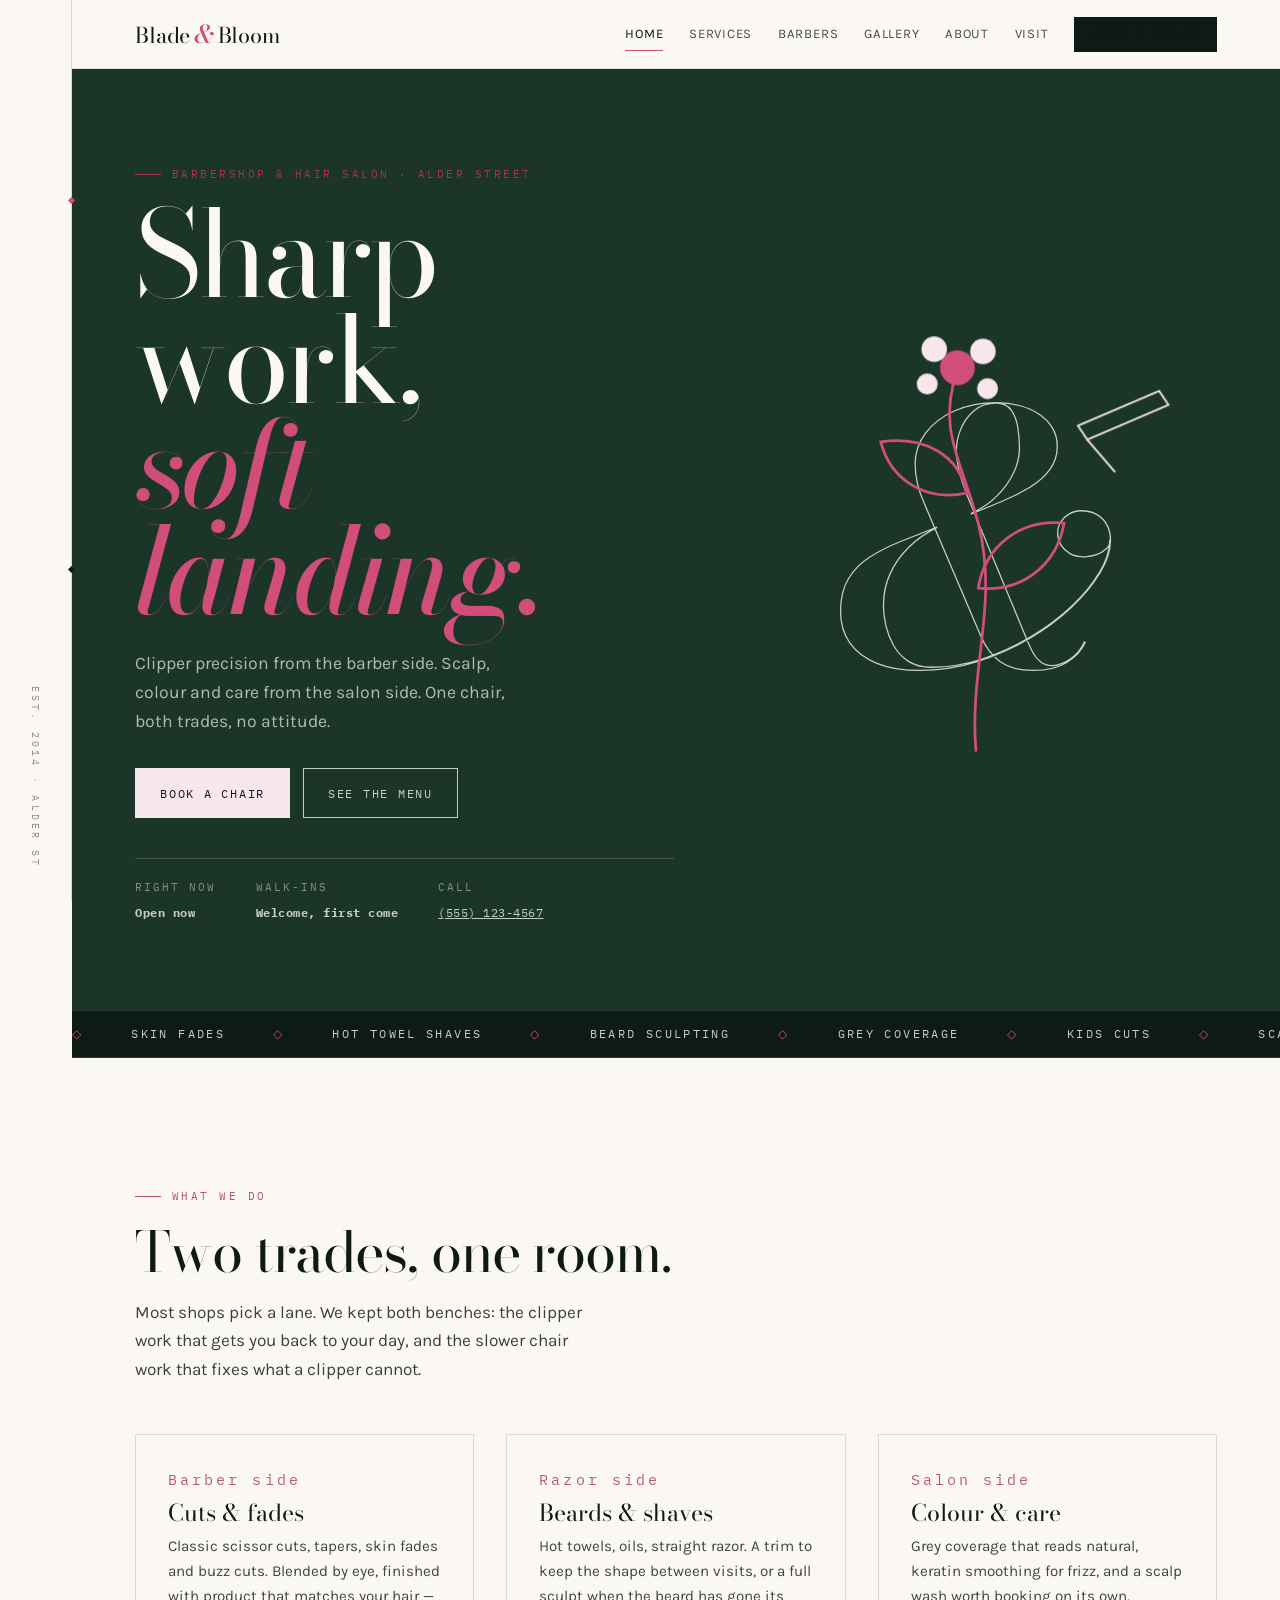
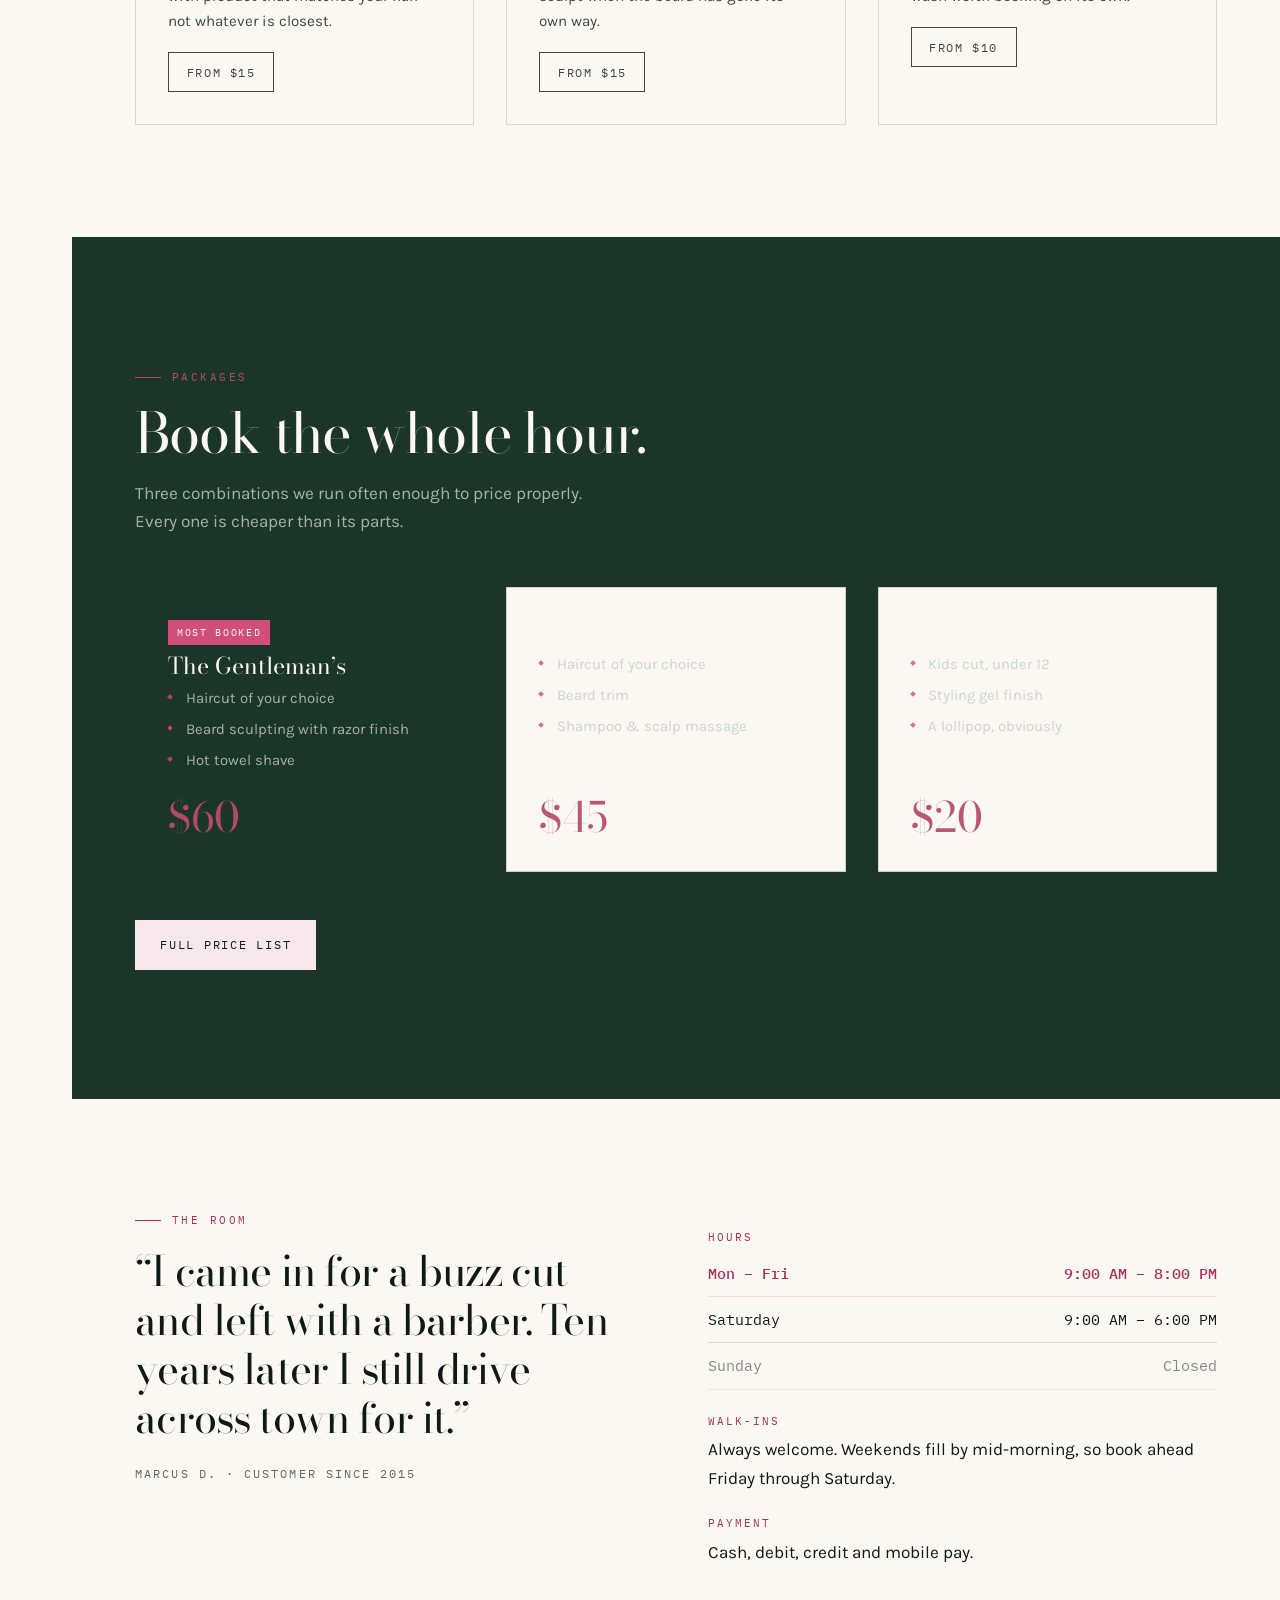
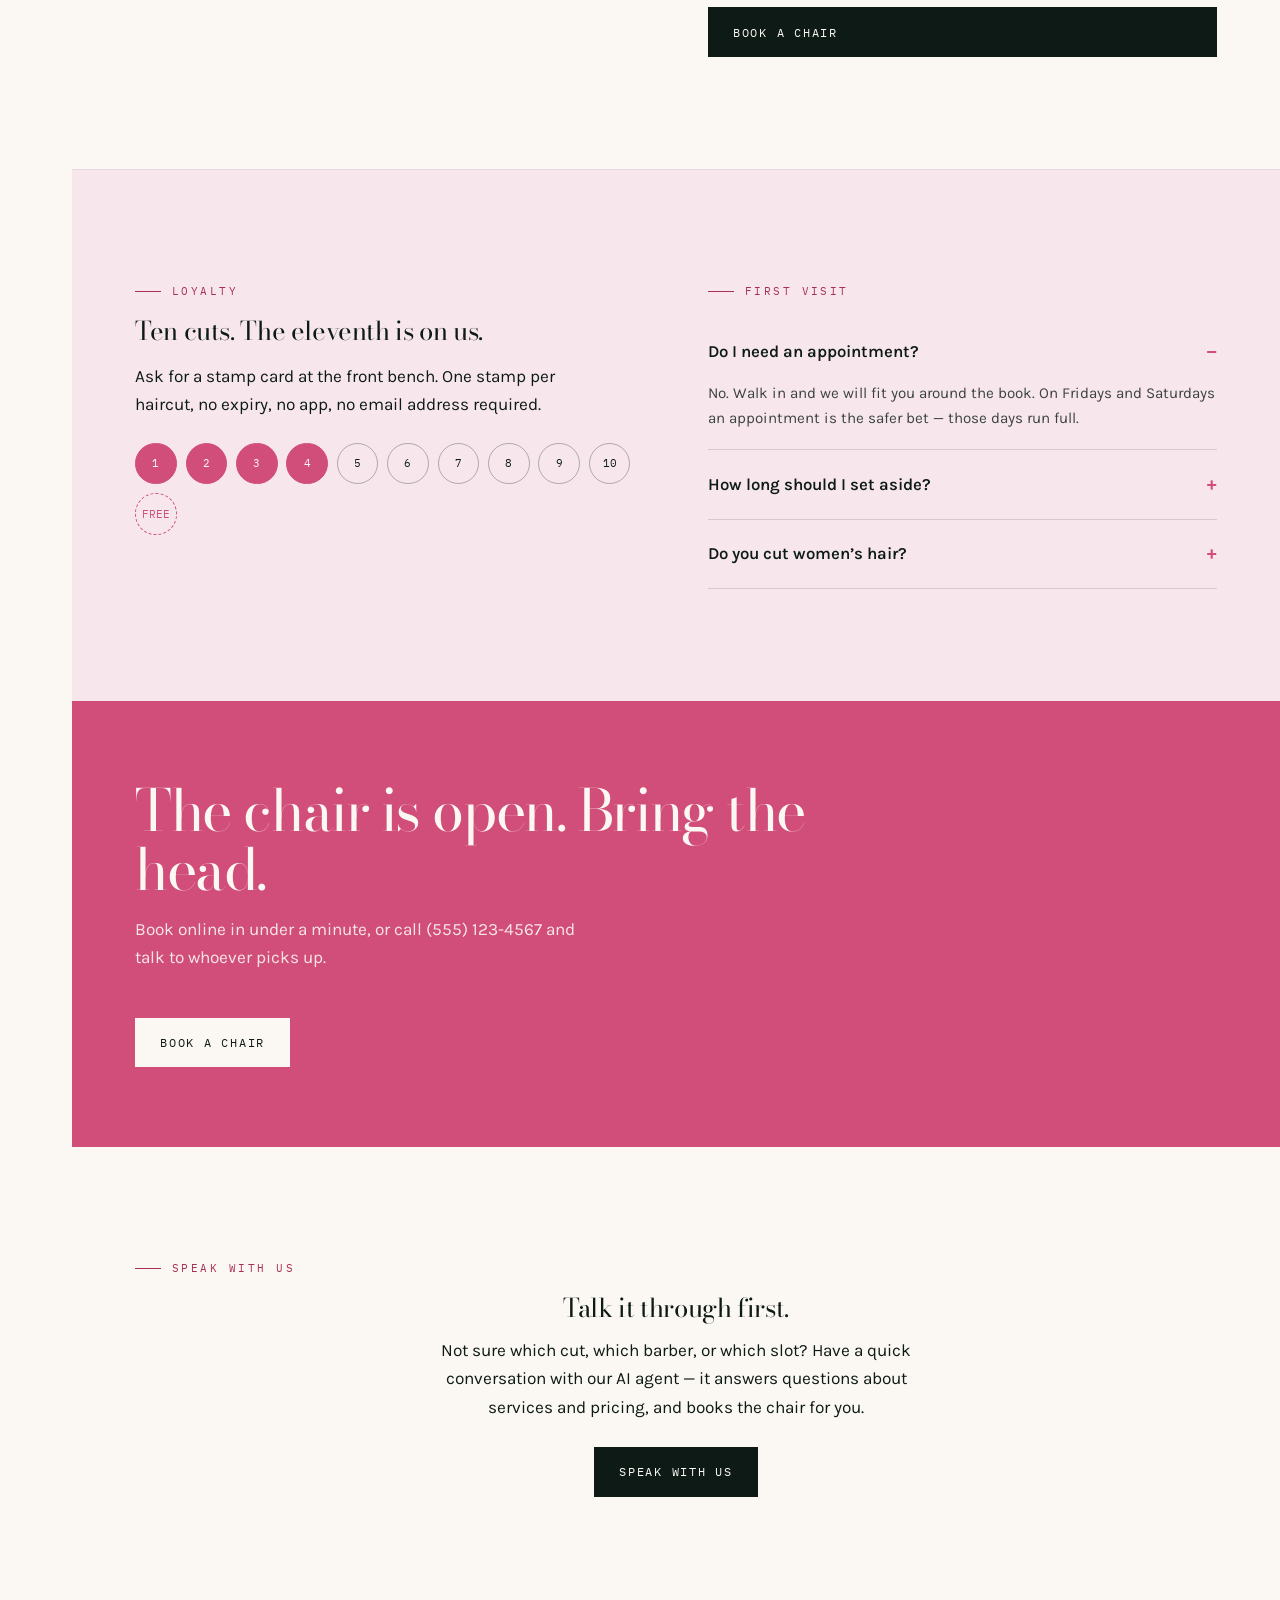
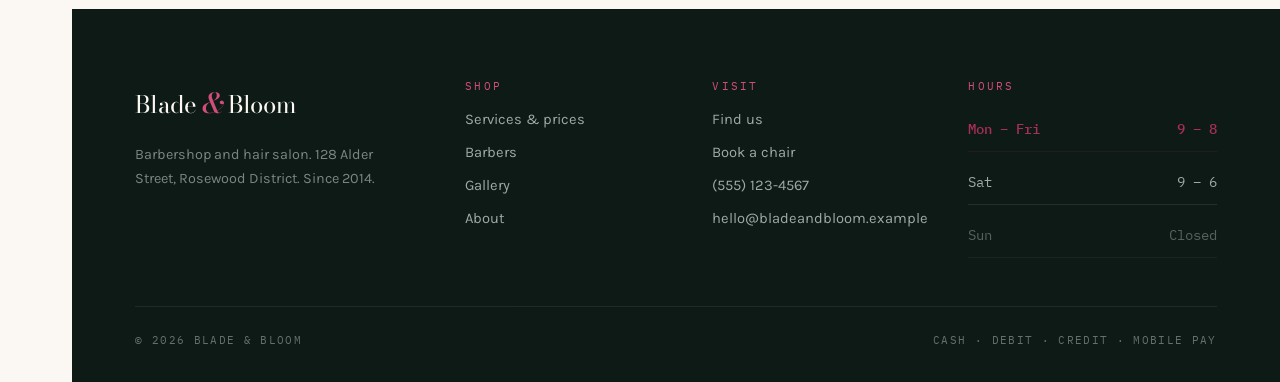
<file: index.html>
<!DOCTYPE html>
<html lang="en">
<head>
<meta charset="utf-8">
<meta name="viewport" content="width=device-width, initial-scale=1">
<title>Blade &amp; Bloom — Barbershop &amp; Hair Salon</title>
<meta name="description" content="Blade &amp; Bloom is a barbershop and hair salon on Alder Street. Precision cuts, hot towel shaves, beard sculpting and colour. Walk-ins welcome, appointments recommended on weekends.">
<link rel="preconnect" href="https://fonts.googleapis.com">
<link rel="preconnect" href="https://fonts.gstatic.com" crossorigin>
<link rel="stylesheet" href="assets/css/style.css">
<link rel="icon" href="data:image/svg+xml,<svg xmlns='http://www.w3.org/2000/svg' viewBox='0 0 32 32'><text y='25' x='4' font-size='26' font-family='Georgia' font-style='italic' fill='%23D24E7A'>%26</text></svg>">
</head>
<body>
<a class="skip" href="#main">Skip to content</a>

<div class="rail" aria-hidden="true"><span class="rail__mark">Est. 2014 · Alder St</span></div>

<header class="masthead">
  <div class="masthead__in">
    <a class="wordmark" href="index.html">Blade <span class="amp">&amp;</span> Bloom</a>
    <button class="nav__toggle" type="button" aria-expanded="false" aria-controls="site-nav">Menu</button>
    <nav class="nav" id="site-nav" aria-label="Main">
      <a href="index.html" aria-current="page">Home</a>
      <a href="services.html">Services</a>
      <a href="team.html">Barbers</a>
      <a href="gallery.html">Gallery</a>
      <a href="about.html">About</a>
      <a href="contact.html">Visit</a>
      <a class="btn btn--sm" href="book.html">Book a chair</a>
    </nav>
  </div>
</header>

<main id="main">

  <section class="hero">
    <div class="shell hero__grid">
      <div>
        <p class="eyebrow">Barbershop &amp; hair salon · Alder Street</p>
        <h1>Sharp work,<em>soft landing.</em></h1>
        <p class="hero__sub">Clipper precision from the barber side. Scalp, colour and care from the salon side. One chair, both trades, no attitude.</p>
        <div class="hero__cta">
          <a class="btn btn--onDark" href="book.html">Book a chair</a>
          <a class="btn" style="background:transparent;border-color:currentColor;color:inherit" href="services.html">See the menu</a>
        </div>
        <div class="hero__meta">
          <div><span>Right now</span><b data-openstate>Open now</b></div>
          <div><span>Walk-ins</span><b>Welcome, first come</b></div>
          <div><span>Call</span><a href="tel:+15551234567" style="color:inherit">(555) 123-4567</a></div>
        </div>
      </div>

      <figure style="margin:0">
        <svg class="emblem" viewBox="0 0 420 380" role="img" aria-labelledby="emblem-title">
          <title id="emblem-title">The Blade &amp; Bloom ampersand with a flowering stem growing through it</title>
          <text class="amp-glyph pop" x="210" y="300" text-anchor="middle">&amp;</text>
          <path class="stem draw" d="M212 372 C 206 300, 232 246, 214 176 C 200 122, 178 96, 196 44" />
          <path class="leaf-v draw" d="M214 232 C 254 236, 282 210, 288 176 C 250 172, 220 196, 214 232 Z" />
          <path class="leaf-v draw" d="M204 150 C 168 158, 138 138, 130 106 C 168 100, 198 118, 204 150 Z" />
          <g class="pop" style="animation-delay:1.6s">
            <circle class="petal-shape" cx="196" cy="42" r="15" />
            <circle class="petal-shape pale" cx="176" cy="26" r="11" />
            <circle class="petal-shape pale" cx="218" cy="28" r="11" />
            <circle class="petal-shape pale" cx="170" cy="56" r="9" />
            <circle class="petal-shape pale" cx="222" cy="60" r="9" />
          </g>
          <g class="pop" style="animation-delay:1.9s">
            <path class="blade" d="M300 92 L370 62 L378 74 L308 104 Z" />
            <path class="blade" d="M308 104 L332 132" />
          </g>
        </svg>
      </figure>
    </div>
  </section>

  <div class="ticker" aria-hidden="true">
    <div class="ticker__track">
      <span>Skin fades</span><span>Hot towel shaves</span><span>Beard sculpting</span><span>Grey coverage</span><span>Kids cuts</span><span>Scalp massage</span>
      <span>Skin fades</span><span>Hot towel shaves</span><span>Beard sculpting</span><span>Grey coverage</span><span>Kids cuts</span><span>Scalp massage</span>
    </div>
  </div>

  <section class="section">
    <div class="shell">
      <div class="section__head" data-reveal>
        <p class="eyebrow">What we do</p>
        <h2>Two trades, one room.</h2>
        <p>Most shops pick a lane. We kept both benches: the clipper work that gets you back to your day, and the slower chair work that fixes what a clipper cannot.</p>
      </div>
      <div class="grid grid--3">
        <article class="card" data-reveal>
          <p class="card__num">Barber side</p>
          <h3>Cuts &amp; fades</h3>
          <p>Classic scissor cuts, tapers, skin fades and buzz cuts. Blended by eye, finished with product that matches your hair — not whatever is closest.</p>
          <p><a href="services.html#haircuts" class="btn btn--ghost btn--sm" style="margin-top:.6rem">From $15</a></p>
        </article>
        <article class="card" data-reveal>
          <p class="card__num">Razor side</p>
          <h3>Beards &amp; shaves</h3>
          <p>Hot towels, oils, straight razor. A trim to keep the shape between visits, or a full sculpt when the beard has gone its own way.</p>
          <p><a href="services.html#beard" class="btn btn--ghost btn--sm" style="margin-top:.6rem">From $15</a></p>
        </article>
        <article class="card" data-reveal>
          <p class="card__num">Salon side</p>
          <h3>Colour &amp; care</h3>
          <p>Grey coverage that reads natural, keratin smoothing for frizz, and a scalp wash worth booking on its own.</p>
          <p><a href="services.html#treatments" class="btn btn--ghost btn--sm" style="margin-top:.6rem">From $10</a></p>
        </article>
      </div>
    </div>
  </section>

  <section class="section section--dark">
    <div class="shell">
      <div class="section__head" data-reveal>
        <p class="eyebrow">Packages</p>
        <h2>Book the whole hour.</h2>
        <p>Three combinations we run often enough to price properly. Every one is cheaper than its parts.</p>
      </div>
      <div class="grid grid--3">
        <article class="card card--package card--feature" data-reveal>
          <span class="tag">Most booked</span>
          <h3>The Gentleman&rsquo;s</h3>
          <ul>
            <li>Haircut of your choice</li>
            <li>Beard sculpting with razor finish</li>
            <li>Hot towel shave</li>
          </ul>
          <p class="price">$60</p>
        </article>
        <article class="card card--package" data-reveal>
          <h3>The Executive</h3>
          <ul>
            <li>Haircut of your choice</li>
            <li>Beard trim</li>
            <li>Shampoo &amp; scalp massage</li>
          </ul>
          <p class="price">$45</p>
        </article>
        <article class="card card--package" data-reveal>
          <h3>The Little Man</h3>
          <ul>
            <li>Kids cut, under 12</li>
            <li>Styling gel finish</li>
            <li>A lollipop, obviously</li>
          </ul>
          <p class="price">$20</p>
        </article>
      </div>
      <p class="mt-l"><a class="btn btn--onDark" href="services.html">Full price list</a></p>
    </div>
  </section>

  <section class="section">
    <div class="shell split">
      <div data-reveal>
        <p class="eyebrow">The room</p>
        <blockquote class="quote">&ldquo;I came in for a buzz cut and left with a barber. Ten years later I still drive across town for it.&rdquo;
          <footer>Marcus D. · customer since 2015</footer>
        </blockquote>
      </div>
      <div class="stack" data-reveal>
        <dl class="factlist">
          <dt>Hours</dt>
          <dd>
            <ul class="hours">
              <li data-day="1,2,3,4,5"><span>Mon &ndash; Fri</span><span>9:00 AM &ndash; 8:00 PM</span></li>
              <li data-day="6"><span>Saturday</span><span>9:00 AM &ndash; 6:00 PM</span></li>
              <li data-day="0" data-closed><span>Sunday</span><span>Closed</span></li>
            </ul>
          </dd>
          <dt>Walk-ins</dt>
          <dd>Always welcome. Weekends fill by mid-morning, so book ahead Friday through Saturday.</dd>
          <dt>Payment</dt>
          <dd>Cash, debit, credit and mobile pay.</dd>
        </dl>
        <a class="btn" href="book.html">Book a chair</a>
      </div>
    </div>
  </section>

  <section class="section section--petal">
    <div class="shell split">
      <div data-reveal>
        <p class="eyebrow">Loyalty</p>
        <h2 class="display" style="font-size:clamp(2rem,1.3rem+3vw,3.2rem)">Ten cuts. The eleventh is on us.</h2>
        <p style="margin-top:1.1rem;max-width:44ch">Ask for a stamp card at the front bench. One stamp per haircut, no expiry, no app, no email address required.</p>
        <div class="stamps" aria-hidden="true">
          <span class="stamp" data-filled>1</span><span class="stamp" data-filled>2</span>
          <span class="stamp" data-filled>3</span><span class="stamp" data-filled>4</span>
          <span class="stamp">5</span><span class="stamp">6</span><span class="stamp">7</span>
          <span class="stamp">8</span><span class="stamp">9</span><span class="stamp">10</span>
          <span class="stamp" data-free>FREE</span>
        </div>
      </div>
      <div data-reveal>
        <p class="eyebrow">First visit</p>
        <div class="faq">
          <details open>
            <summary>Do I need an appointment?</summary>
            <p>No. Walk in and we will fit you around the book. On Fridays and Saturdays an appointment is the safer bet — those days run full.</p>
          </details>
          <details>
            <summary>How long should I set aside?</summary>
            <p>A buzz is fifteen minutes. A fade with a beard trim is closer to fifty. Package bookings run an hour and change.</p>
          </details>
          <details>
            <summary>Do you cut women&rsquo;s hair?</summary>
            <p>Short styles, yes — scissor and clipper work with styling. For long-hair cutting and full colour services, call and we will tell you honestly whether we are the right shop.</p>
          </details>
        </div>
      </div>
    </div>
  </section>

  <section class="band">
    <div class="shell">
      <h2 class="display">The chair is open. Bring the head.</h2>
      <p>Book online in under a minute, or call (555) 123-4567 and talk to whoever picks up.</p>
      <a class="btn" href="book.html">Book a chair</a>
    </div>
  </section>

  <section class="section">
    <div class="shell" style="text-align:center">
      <p class="eyebrow">Speak with us</p>
      <h2 class="display" style="margin-top:.4rem">Talk it through first.</h2>
      <p style="margin:.9rem auto 0;max-width:52ch">Not sure which cut, which barber, or which slot? Have a quick conversation with our AI agent — it answers questions about services and pricing, and books the chair for you.</p>
      <a class="btn" style="margin-top:1.6rem" href="https://app.salescloser.ai/cta/dbd9aa9b-0b90-4482-93e6-288fa90aa316" target="_blank" rel="noopener">Speak with us</a>
    </div>
  </section>

</main>

<footer class="foot">
  <div class="shell">
    <div class="foot__grid">
      <div>
        <a class="wordmark" href="index.html" style="text-decoration:none">Blade <span class="amp">&amp;</span> Bloom</a>
        <p class="foot__blurb">Barbershop and hair salon. 128 Alder Street, Rosewood District. Since 2014.</p>
      </div>
      <div>
        <h4>Shop</h4>
        <ul>
          <li><a href="services.html">Services &amp; prices</a></li>
          <li><a href="team.html">Barbers</a></li>
          <li><a href="gallery.html">Gallery</a></li>
          <li><a href="about.html">About</a></li>
        </ul>
      </div>
      <div>
        <h4>Visit</h4>
        <ul>
          <li><a href="contact.html">Find us</a></li>
          <li><a href="book.html">Book a chair</a></li>
          <li><a href="tel:+15551234567">(555) 123-4567</a></li>
          <li><a href="mailto:hello@bladeandbloom.example">hello@bladeandbloom.example</a></li>
        </ul>
      </div>
      <div>
        <h4>Hours</h4>
        <ul class="hours" style="font-size:.85rem">
          <li data-day="1,2,3,4,5"><span>Mon &ndash; Fri</span><span>9 &ndash; 8</span></li>
          <li data-day="6"><span>Sat</span><span>9 &ndash; 6</span></li>
          <li data-day="0" data-closed><span>Sun</span><span>Closed</span></li>
        </ul>
      </div>
    </div>
    <div class="foot__base">
      <span>&copy; <span data-year>2026</span> Blade &amp; Bloom</span>
      <span>Cash · Debit · Credit · Mobile pay</span>
    </div>
  </div>
</footer>

<!-- SalesCloser Widget - Floating Button -->
<script src="https://app.salescloser.ai/js/scwa-widget.js"
  data-agent-uuid="81db1045-b7ad-4e88-83da-7f33c9fa9edc"
  data-widget-position="bottom-right"
  async></script>

<script src="assets/js/main.js"></script>
</body>
</html>
</file>
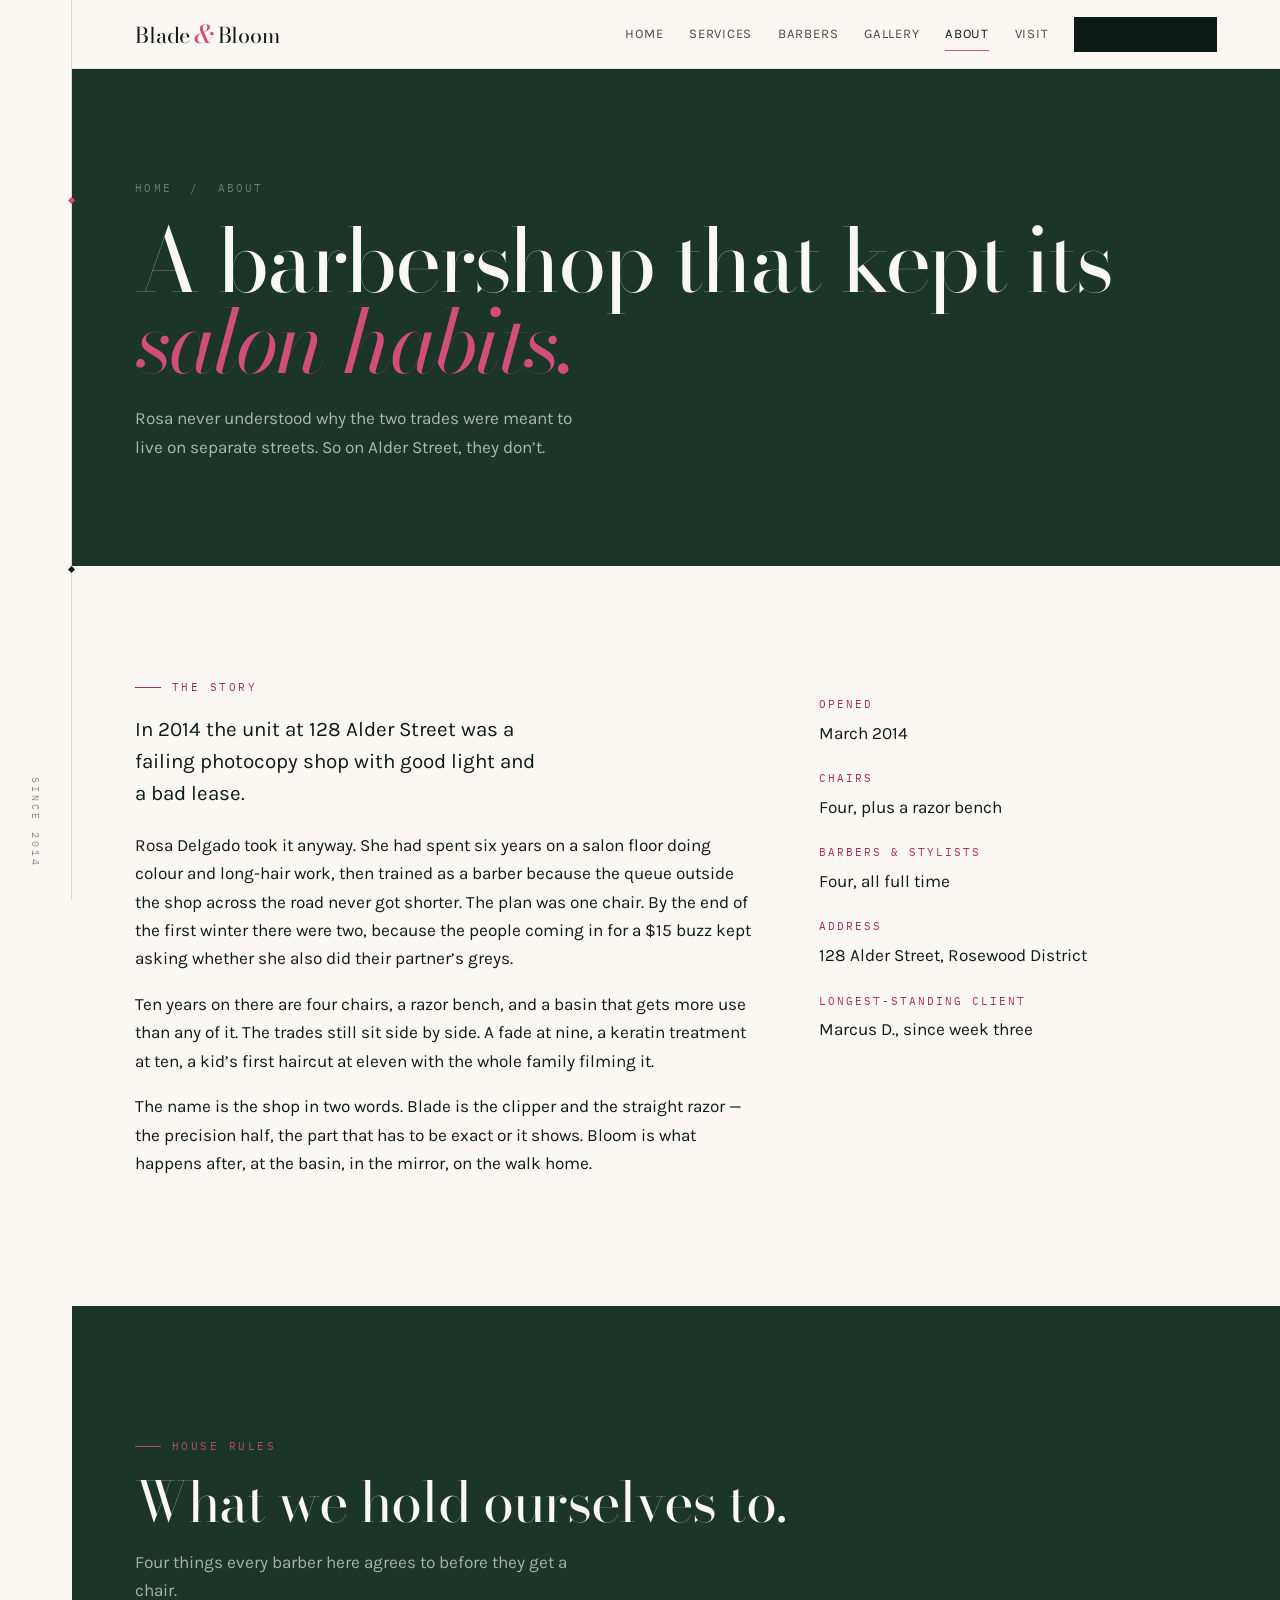
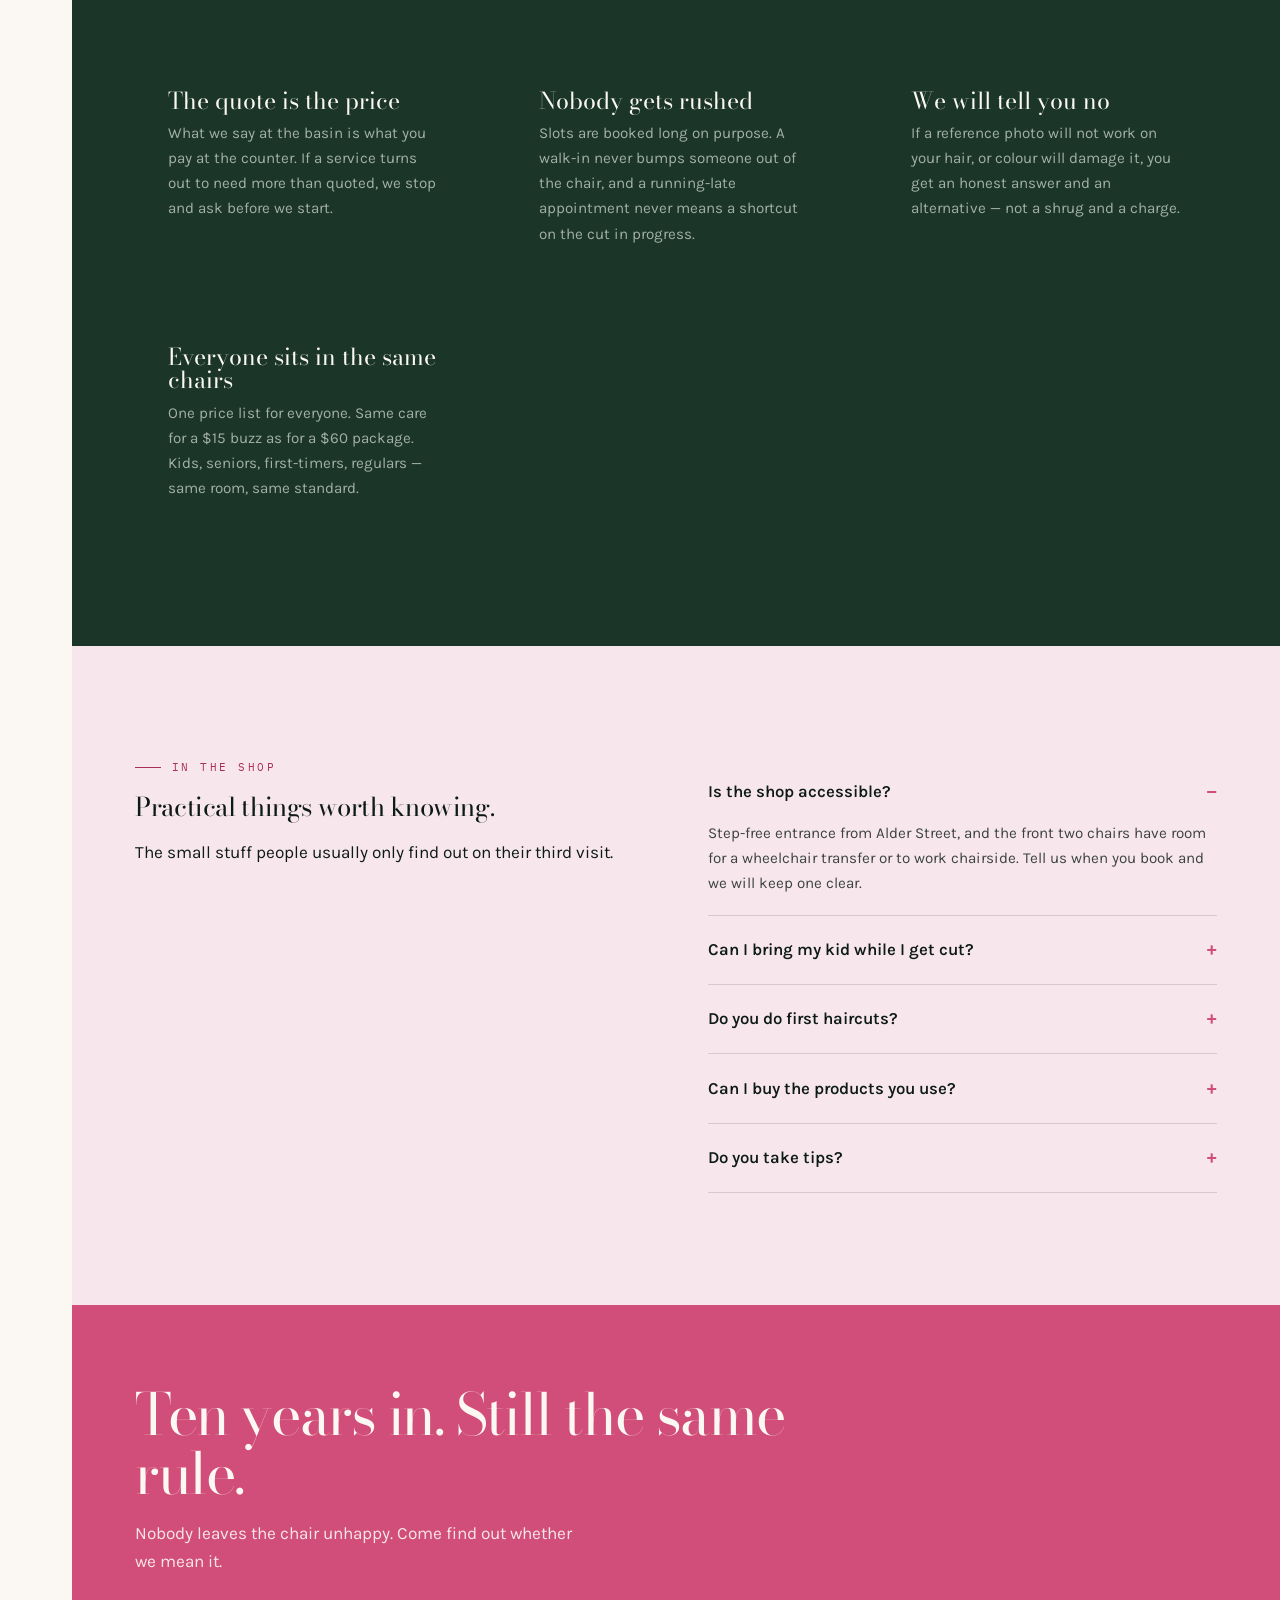
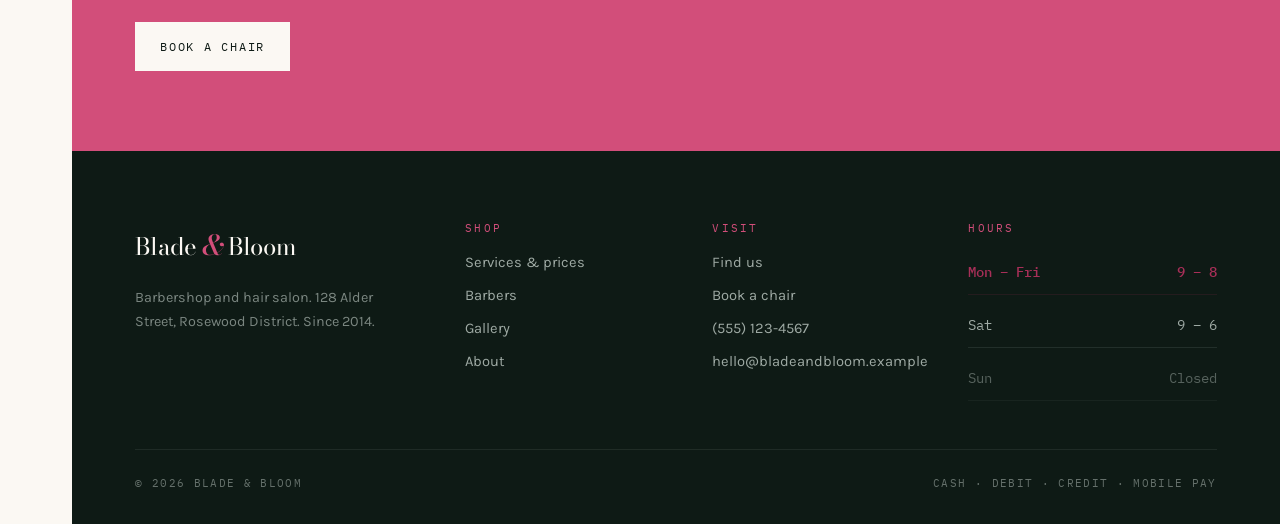
<file: about.html>
<!DOCTYPE html>
<html lang="en">
<head>
<meta charset="utf-8">
<meta name="viewport" content="width=device-width, initial-scale=1">
<title>About — Blade &amp; Bloom</title>
<meta name="description" content="How Blade &amp; Bloom became a barbershop and a salon in the same room, what we stand behind, and the house rules.">
<link rel="preconnect" href="https://fonts.googleapis.com">
<link rel="preconnect" href="https://fonts.gstatic.com" crossorigin>
<link rel="stylesheet" href="assets/css/style.css">
<link rel="icon" href="data:image/svg+xml,<svg xmlns='http://www.w3.org/2000/svg' viewBox='0 0 32 32'><text y='25' x='4' font-size='26' font-family='Georgia' font-style='italic' fill='%23D24E7A'>%26</text></svg>">
</head>
<body>
<a class="skip" href="#main">Skip to content</a>
<div class="rail" aria-hidden="true"><span class="rail__mark">Since 2014</span></div>

<header class="masthead">
  <div class="masthead__in">
    <a class="wordmark" href="index.html">Blade <span class="amp">&amp;</span> Bloom</a>
    <button class="nav__toggle" type="button" aria-expanded="false" aria-controls="site-nav">Menu</button>
    <nav class="nav" id="site-nav" aria-label="Main">
      <a href="index.html">Home</a>
      <a href="services.html">Services</a>
      <a href="team.html">Barbers</a>
      <a href="gallery.html">Gallery</a>
      <a href="about.html" aria-current="page">About</a>
      <a href="contact.html">Visit</a>
      <a class="btn btn--sm" href="book.html">Book a chair</a>
    </nav>
  </div>
</header>

<main id="main">

  <section class="pagehead">
    <div class="shell">
      <p class="crumb"><a href="index.html">Home</a> &nbsp;/&nbsp; About</p>
      <h1>A barbershop that kept its <em>salon habits.</em></h1>
      <p>Rosa never understood why the two trades were meant to live on separate streets. So on Alder Street, they don&rsquo;t.</p>
    </div>
  </section>

  <section class="section">
    <div class="shell split split--sidebar">
      <div data-reveal>
        <p class="eyebrow">The story</p>
        <p class="lede">In 2014 the unit at 128 Alder Street was a failing photocopy shop with good light and a bad lease.</p>
        <p>Rosa Delgado took it anyway. She had spent six years on a salon floor doing colour and long-hair work, then trained as a barber because the queue outside the shop across the road never got shorter. The plan was one chair. By the end of the first winter there were two, because the people coming in for a $15 buzz kept asking whether she also did their partner&rsquo;s greys.</p>
        <p>Ten years on there are four chairs, a razor bench, and a basin that gets more use than any of it. The trades still sit side by side. A fade at nine, a keratin treatment at ten, a kid&rsquo;s first haircut at eleven with the whole family filming it.</p>
        <p>The name is the shop in two words. Blade is the clipper and the straight razor — the precision half, the part that has to be exact or it shows. Bloom is what happens after, at the basin, in the mirror, on the walk home.</p>
      </div>
      <aside class="stack" data-reveal>
        <dl class="factlist">
          <dt>Opened</dt><dd>March 2014</dd>
          <dt>Chairs</dt><dd>Four, plus a razor bench</dd>
          <dt>Barbers &amp; stylists</dt><dd>Four, all full time</dd>
          <dt>Address</dt><dd>128 Alder Street, Rosewood District</dd>
          <dt>Longest-standing client</dt><dd>Marcus D., since week three</dd>
        </dl>
      </aside>
    </div>
  </section>

  <section class="section section--dark">
    <div class="shell">
      <div class="section__head" data-reveal>
        <p class="eyebrow">House rules</p>
        <h2>What we hold ourselves to.</h2>
        <p>Four things every barber here agrees to before they get a chair.</p>
      </div>
      <div class="grid grid--2">
        <article class="card card--feature" data-reveal>
          <h3>The quote is the price</h3>
          <p>What we say at the basin is what you pay at the counter. If a service turns out to need more than quoted, we stop and ask before we start.</p>
        </article>
        <article class="card card--feature" data-reveal>
          <h3>Nobody gets rushed</h3>
          <p>Slots are booked long on purpose. A walk-in never bumps someone out of the chair, and a running-late appointment never means a shortcut on the cut in progress.</p>
        </article>
        <article class="card card--feature" data-reveal>
          <h3>We will tell you no</h3>
          <p>If a reference photo will not work on your hair, or colour will damage it, you get an honest answer and an alternative — not a shrug and a charge.</p>
        </article>
        <article class="card card--feature" data-reveal>
          <h3>Everyone sits in the same chairs</h3>
          <p>One price list for everyone. Same care for a $15 buzz as for a $60 package. Kids, seniors, first-timers, regulars — same room, same standard.</p>
        </article>
      </div>
    </div>
  </section>

  <section class="section section--petal">
    <div class="shell split">
      <div data-reveal>
        <p class="eyebrow">In the shop</p>
        <h2 class="display" style="font-size:clamp(1.9rem,1.2rem+3vw,3rem)">Practical things worth knowing.</h2>
        <p style="margin-top:1.1rem">The small stuff people usually only find out on their third visit.</p>
      </div>
      <div class="faq" data-reveal>
        <details open>
          <summary>Is the shop accessible?</summary>
          <p>Step-free entrance from Alder Street, and the front two chairs have room for a wheelchair transfer or to work chairside. Tell us when you book and we will keep one clear.</p>
        </details>
        <details>
          <summary>Can I bring my kid while I get cut?</summary>
          <p>Yes. There is a bench by the window and a box of things to do. Book the last slot before lunch if you want the quietest room.</p>
        </details>
        <details>
          <summary>Do you do first haircuts?</summary>
          <p>Often. Bring a camera. We keep a clipping envelope behind the counter for the ones that matter.</p>
        </details>
        <details>
          <summary>Can I buy the products you use?</summary>
          <p>Yes, everything on the shelf is for sale at shop price. Ask what went on your hair and we will show you the tin.</p>
        </details>
        <details>
          <summary>Do you take tips?</summary>
          <p>Gratefully, never expected. Cash or on the card, both fine.</p>
        </details>
      </div>
    </div>
  </section>

  <section class="band">
    <div class="shell">
      <h2 class="display">Ten years in. Still the same rule.</h2>
      <p>Nobody leaves the chair unhappy. Come find out whether we mean it.</p>
      <a class="btn" href="book.html">Book a chair</a>
    </div>
  </section>

</main>

<footer class="foot">
  <div class="shell">
    <div class="foot__grid">
      <div>
        <a class="wordmark" href="index.html" style="text-decoration:none">Blade <span class="amp">&amp;</span> Bloom</a>
        <p class="foot__blurb">Barbershop and hair salon. 128 Alder Street, Rosewood District. Since 2014.</p>
      </div>
      <div>
        <h4>Shop</h4>
        <ul>
          <li><a href="services.html">Services &amp; prices</a></li>
          <li><a href="team.html">Barbers</a></li>
          <li><a href="gallery.html">Gallery</a></li>
          <li><a href="about.html">About</a></li>
        </ul>
      </div>
      <div>
        <h4>Visit</h4>
        <ul>
          <li><a href="contact.html">Find us</a></li>
          <li><a href="book.html">Book a chair</a></li>
          <li><a href="tel:+15551234567">(555) 123-4567</a></li>
          <li><a href="mailto:hello@bladeandbloom.example">hello@bladeandbloom.example</a></li>
        </ul>
      </div>
      <div>
        <h4>Hours</h4>
        <ul class="hours" style="font-size:.85rem">
          <li data-day="1,2,3,4,5"><span>Mon &ndash; Fri</span><span>9 &ndash; 8</span></li>
          <li data-day="6"><span>Sat</span><span>9 &ndash; 6</span></li>
          <li data-day="0" data-closed><span>Sun</span><span>Closed</span></li>
        </ul>
      </div>
    </div>
    <div class="foot__base">
      <span>&copy; <span data-year>2026</span> Blade &amp; Bloom</span>
      <span>Cash · Debit · Credit · Mobile pay</span>
    </div>
  </div>
</footer>

<!-- SalesCloser Widget - Floating Button -->
<script src="https://app.salescloser.ai/js/scwa-widget.js"
  data-agent-uuid="81db1045-b7ad-4e88-83da-7f33c9fa9edc"
  data-widget-position="bottom-right"
  async></script>

<script src="assets/js/main.js"></script>
</body>
</html>
</file>
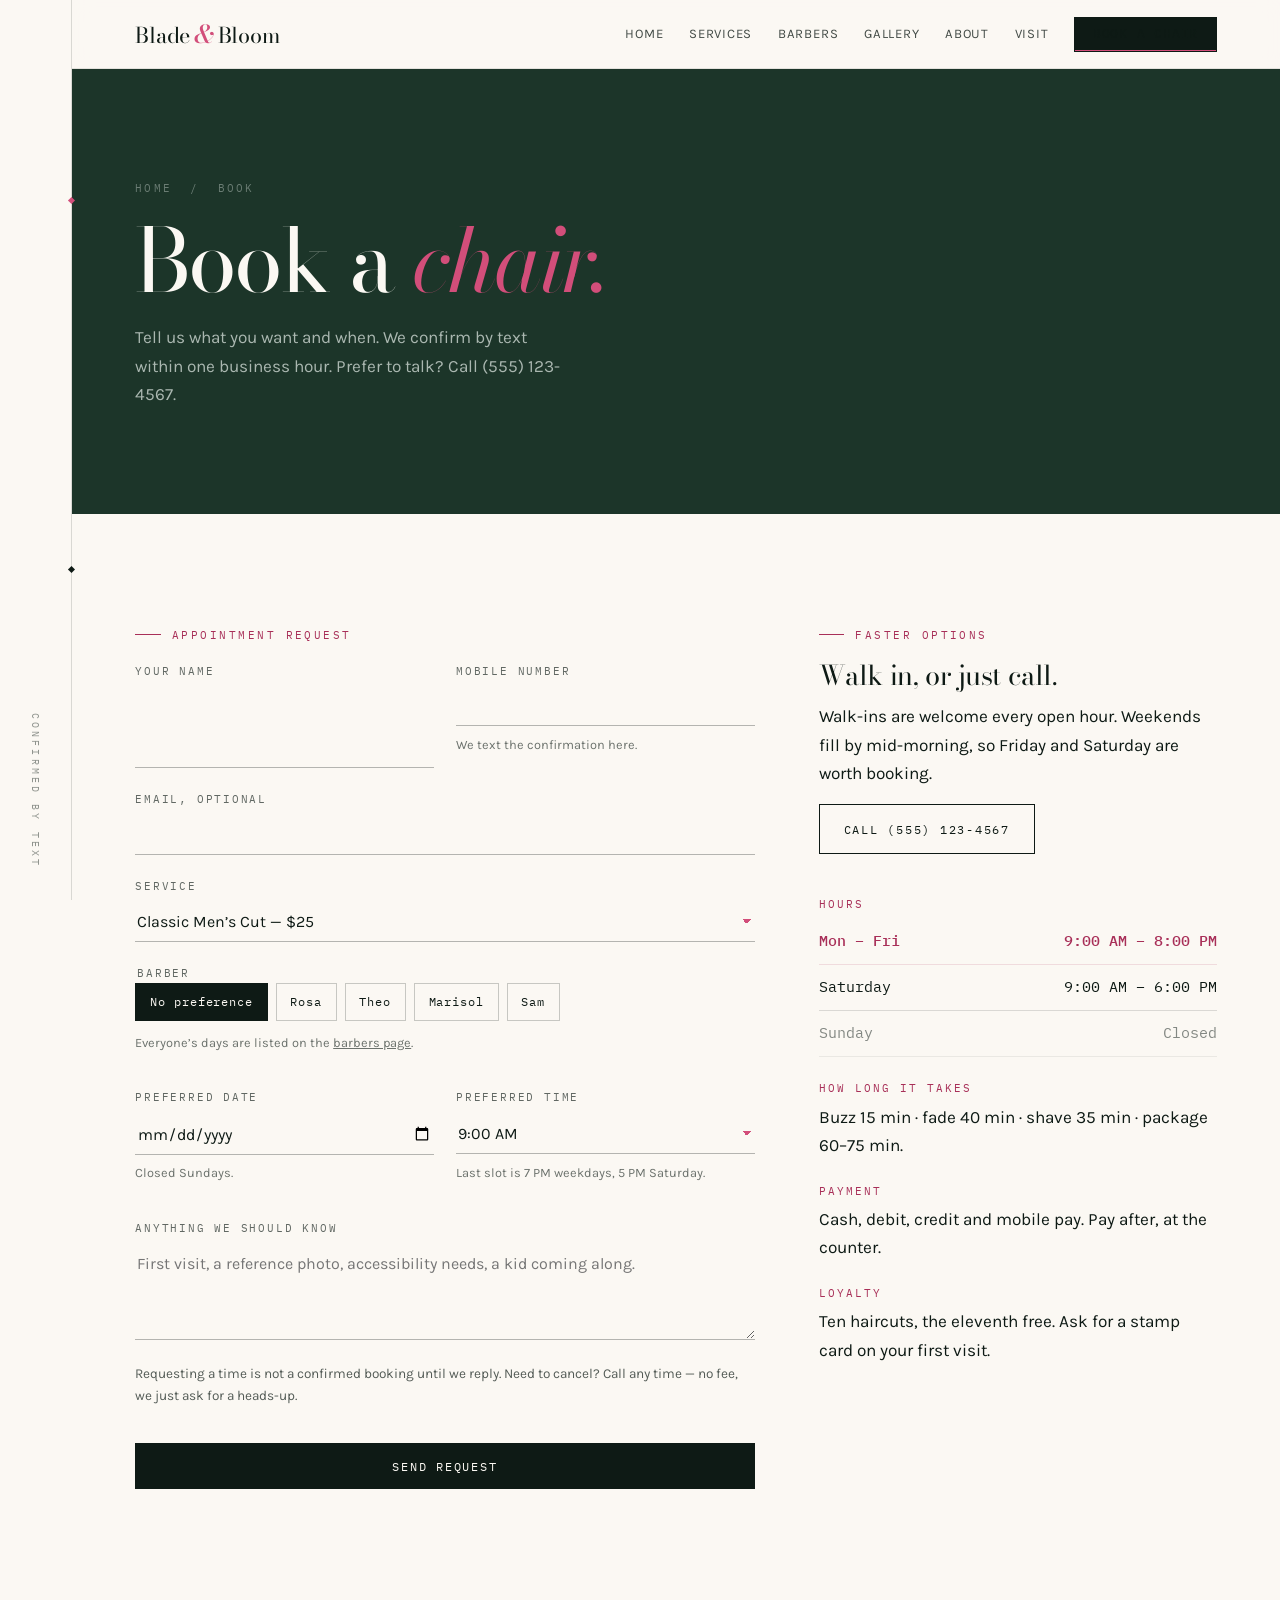
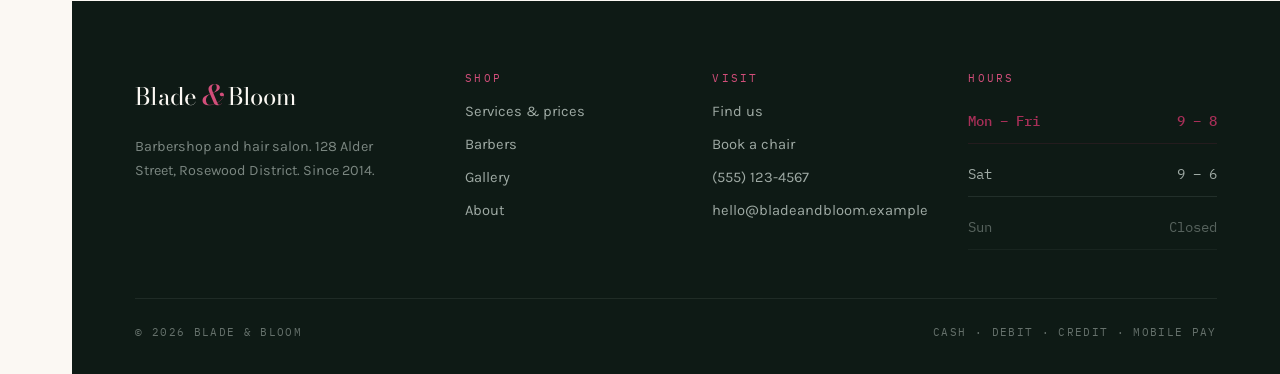
<file: book.html>
<!DOCTYPE html>
<html lang="en">
<head>
<meta charset="utf-8">
<meta name="viewport" content="width=device-width, initial-scale=1">
<title>Book a Chair — Blade &amp; Bloom</title>
<meta name="description" content="Request an appointment at Blade &amp; Bloom. Pick a service, a barber and a time, or call (555) 123-4567.">
<link rel="preconnect" href="https://fonts.googleapis.com">
<link rel="preconnect" href="https://fonts.gstatic.com" crossorigin>
<link rel="stylesheet" href="assets/css/style.css">
<link rel="icon" href="data:image/svg+xml,<svg xmlns='http://www.w3.org/2000/svg' viewBox='0 0 32 32'><text y='25' x='4' font-size='26' font-family='Georgia' font-style='italic' fill='%23D24E7A'>%26</text></svg>">
</head>
<body>
<a class="skip" href="#main">Skip to content</a>
<div class="rail" aria-hidden="true"><span class="rail__mark">Confirmed by text</span></div>

<header class="masthead">
  <div class="masthead__in">
    <a class="wordmark" href="index.html">Blade <span class="amp">&amp;</span> Bloom</a>
    <button class="nav__toggle" type="button" aria-expanded="false" aria-controls="site-nav">Menu</button>
    <nav class="nav" id="site-nav" aria-label="Main">
      <a href="index.html">Home</a>
      <a href="services.html">Services</a>
      <a href="team.html">Barbers</a>
      <a href="gallery.html">Gallery</a>
      <a href="about.html">About</a>
      <a href="contact.html">Visit</a>
      <a class="btn btn--sm" href="book.html" aria-current="page">Book a chair</a>
    </nav>
  </div>
</header>

<main id="main">

  <section class="pagehead">
    <div class="shell">
      <p class="crumb"><a href="index.html">Home</a> &nbsp;/&nbsp; Book</p>
      <h1>Book a <em>chair.</em></h1>
      <p>Tell us what you want and when. We confirm by text within one business hour. Prefer to talk? Call (555) 123-4567.</p>
    </div>
  </section>

  <section class="section">
    <div class="shell split split--sidebar">

      <div data-reveal>
        <p class="eyebrow">Appointment request</p>
        <form class="form" id="booking-form" novalidate>

          <div class="form__row form__row--2">
            <div class="field">
              <label for="name">Your name</label>
              <input type="text" id="name" name="name" autocomplete="name" required>
            </div>
            <div class="field">
              <label for="phone">Mobile number</label>
              <input type="tel" id="phone" name="phone" autocomplete="tel" required>
              <p class="field__hint">We text the confirmation here.</p>
            </div>
          </div>

          <div class="field">
            <label for="email">Email, optional</label>
            <input type="email" id="email" name="email" autocomplete="email">
          </div>

          <div class="field">
            <label for="service">Service</label>
            <select id="service" name="service" required>
              <optgroup label="Haircuts">
                <option>Classic Men&rsquo;s Cut — $25</option>
                <option>Skin Fade / Taper Fade — $30</option>
                <option>Buzz Cut — $15</option>
                <option>Kids Cut, under 12 — $18</option>
                <option>Senior Cut, 65+ — $20</option>
                <option>Women&rsquo;s Short Style Cut — $35</option>
              </optgroup>
              <optgroup label="Beard &amp; grooming">
                <option>Beard Trim — $15</option>
                <option>Beard Sculpting + Razor Finish — $25</option>
                <option>Hot Towel Shave — $30</option>
                <option>Beard + Haircut Combo — $40</option>
              </optgroup>
              <optgroup label="Treatments">
                <option>Shampoo &amp; Scalp Massage — $10</option>
                <option>Color / Grey Coverage — $35+</option>
                <option>Keratin Treatment, short hair — $50+</option>
              </optgroup>
              <optgroup label="Packages">
                <option>The Gentleman&rsquo;s — $60</option>
                <option>The Executive — $45</option>
                <option>The Little Man — $20</option>
              </optgroup>
            </select>
          </div>

          <fieldset class="fieldset">
            <legend>Barber</legend>
            <div class="choices">
              <label class="choice"><input type="radio" name="barber" value="No preference" checked><span>No preference</span></label>
              <label class="choice"><input type="radio" name="barber" value="Rosa"><span>Rosa</span></label>
              <label class="choice"><input type="radio" name="barber" value="Theo"><span>Theo</span></label>
              <label class="choice"><input type="radio" name="barber" value="Marisol"><span>Marisol</span></label>
              <label class="choice"><input type="radio" name="barber" value="Sam"><span>Sam</span></label>
            </div>
            <p class="field__hint">Everyone&rsquo;s days are listed on the <a href="team.html">barbers page</a>.</p>
          </fieldset>

          <div class="form__row form__row--2">
            <div class="field">
              <label for="date">Preferred date</label>
              <input type="date" id="date" name="date" required>
              <p class="field__hint">Closed Sundays.</p>
            </div>
            <div class="field">
              <label for="time">Preferred time</label>
              <select id="time" name="time" required>
                <option>9:00 AM</option><option>10:00 AM</option><option>11:00 AM</option>
                <option>12:00 PM</option><option>1:00 PM</option><option>2:00 PM</option>
                <option>3:00 PM</option><option>4:00 PM</option><option>5:00 PM</option>
                <option>6:00 PM</option><option>7:00 PM</option>
              </select>
              <p class="field__hint">Last slot is 7 PM weekdays, 5 PM Saturday.</p>
            </div>
          </div>

          <div class="field">
            <label for="notes">Anything we should know</label>
            <textarea id="notes" name="notes" rows="3" placeholder="First visit, a reference photo, accessibility needs, a kid coming along."></textarea>
          </div>

          <p class="form__note">Requesting a time is not a confirmed booking until we reply. Need to cancel? Call any time — no fee, we just ask for a heads-up.</p>

          <button class="btn" type="submit">Send request</button>

          <p class="form__status" id="booking-status" role="status" tabindex="-1" hidden></p>
        </form>
      </div>

      <aside class="stack" data-reveal>
        <div>
          <p class="eyebrow">Faster options</p>
          <h3 class="display" style="font-size:1.7rem">Walk in, or just call.</h3>
          <p style="margin-top:.8rem">Walk-ins are welcome every open hour. Weekends fill by mid-morning, so Friday and Saturday are worth booking.</p>
          <a class="btn btn--ghost" href="tel:+15551234567">Call (555) 123-4567</a>        </div>

        <dl class="factlist">
          <dt>Hours</dt>
          <dd>
            <ul class="hours">
              <li data-day="1,2,3,4,5"><span>Mon &ndash; Fri</span><span>9:00 AM &ndash; 8:00 PM</span></li>
              <li data-day="6"><span>Saturday</span><span>9:00 AM &ndash; 6:00 PM</span></li>
              <li data-day="0" data-closed><span>Sunday</span><span>Closed</span></li>
            </ul>
          </dd>
          <dt>How long it takes</dt>
          <dd>Buzz 15 min · fade 40 min · shave 35 min · package 60&ndash;75 min.</dd>
          <dt>Payment</dt>
          <dd>Cash, debit, credit and mobile pay. Pay after, at the counter.</dd>
          <dt>Loyalty</dt>
          <dd>Ten haircuts, the eleventh free. Ask for a stamp card on your first visit.</dd>
        </dl>
      </aside>

    </div>
  </section>

</main>

<footer class="foot">
  <div class="shell">
    <div class="foot__grid">
      <div>
        <a class="wordmark" href="index.html" style="text-decoration:none">Blade <span class="amp">&amp;</span> Bloom</a>
        <p class="foot__blurb">Barbershop and hair salon. 128 Alder Street, Rosewood District. Since 2014.</p>
      </div>
      <div>
        <h4>Shop</h4>
        <ul>
          <li><a href="services.html">Services &amp; prices</a></li>
          <li><a href="team.html">Barbers</a></li>
          <li><a href="gallery.html">Gallery</a></li>
          <li><a href="about.html">About</a></li>
        </ul>
      </div>
      <div>
        <h4>Visit</h4>
        <ul>
          <li><a href="contact.html">Find us</a></li>
          <li><a href="book.html">Book a chair</a></li>
          <li><a href="tel:+15551234567">(555) 123-4567</a></li>
          <li><a href="mailto:hello@bladeandbloom.example">hello@bladeandbloom.example</a></li>
        </ul>
      </div>
      <div>
        <h4>Hours</h4>
        <ul class="hours" style="font-size:.85rem">
          <li data-day="1,2,3,4,5"><span>Mon &ndash; Fri</span><span>9 &ndash; 8</span></li>
          <li data-day="6"><span>Sat</span><span>9 &ndash; 6</span></li>
          <li data-day="0" data-closed><span>Sun</span><span>Closed</span></li>
        </ul>
      </div>
    </div>
    <div class="foot__base">
      <span>&copy; <span data-year>2026</span> Blade &amp; Bloom</span>
      <span>Cash · Debit · Credit · Mobile pay</span>
    </div>
  </div>
</footer>

<!-- SalesCloser Widget - Floating Button -->
<script src="https://app.salescloser.ai/js/scwa-widget.js"
  data-agent-uuid="81db1045-b7ad-4e88-83da-7f33c9fa9edc"
  data-widget-position="bottom-right"
  async></script>

<script src="assets/js/main.js"></script>
</body>
</html>
</file>
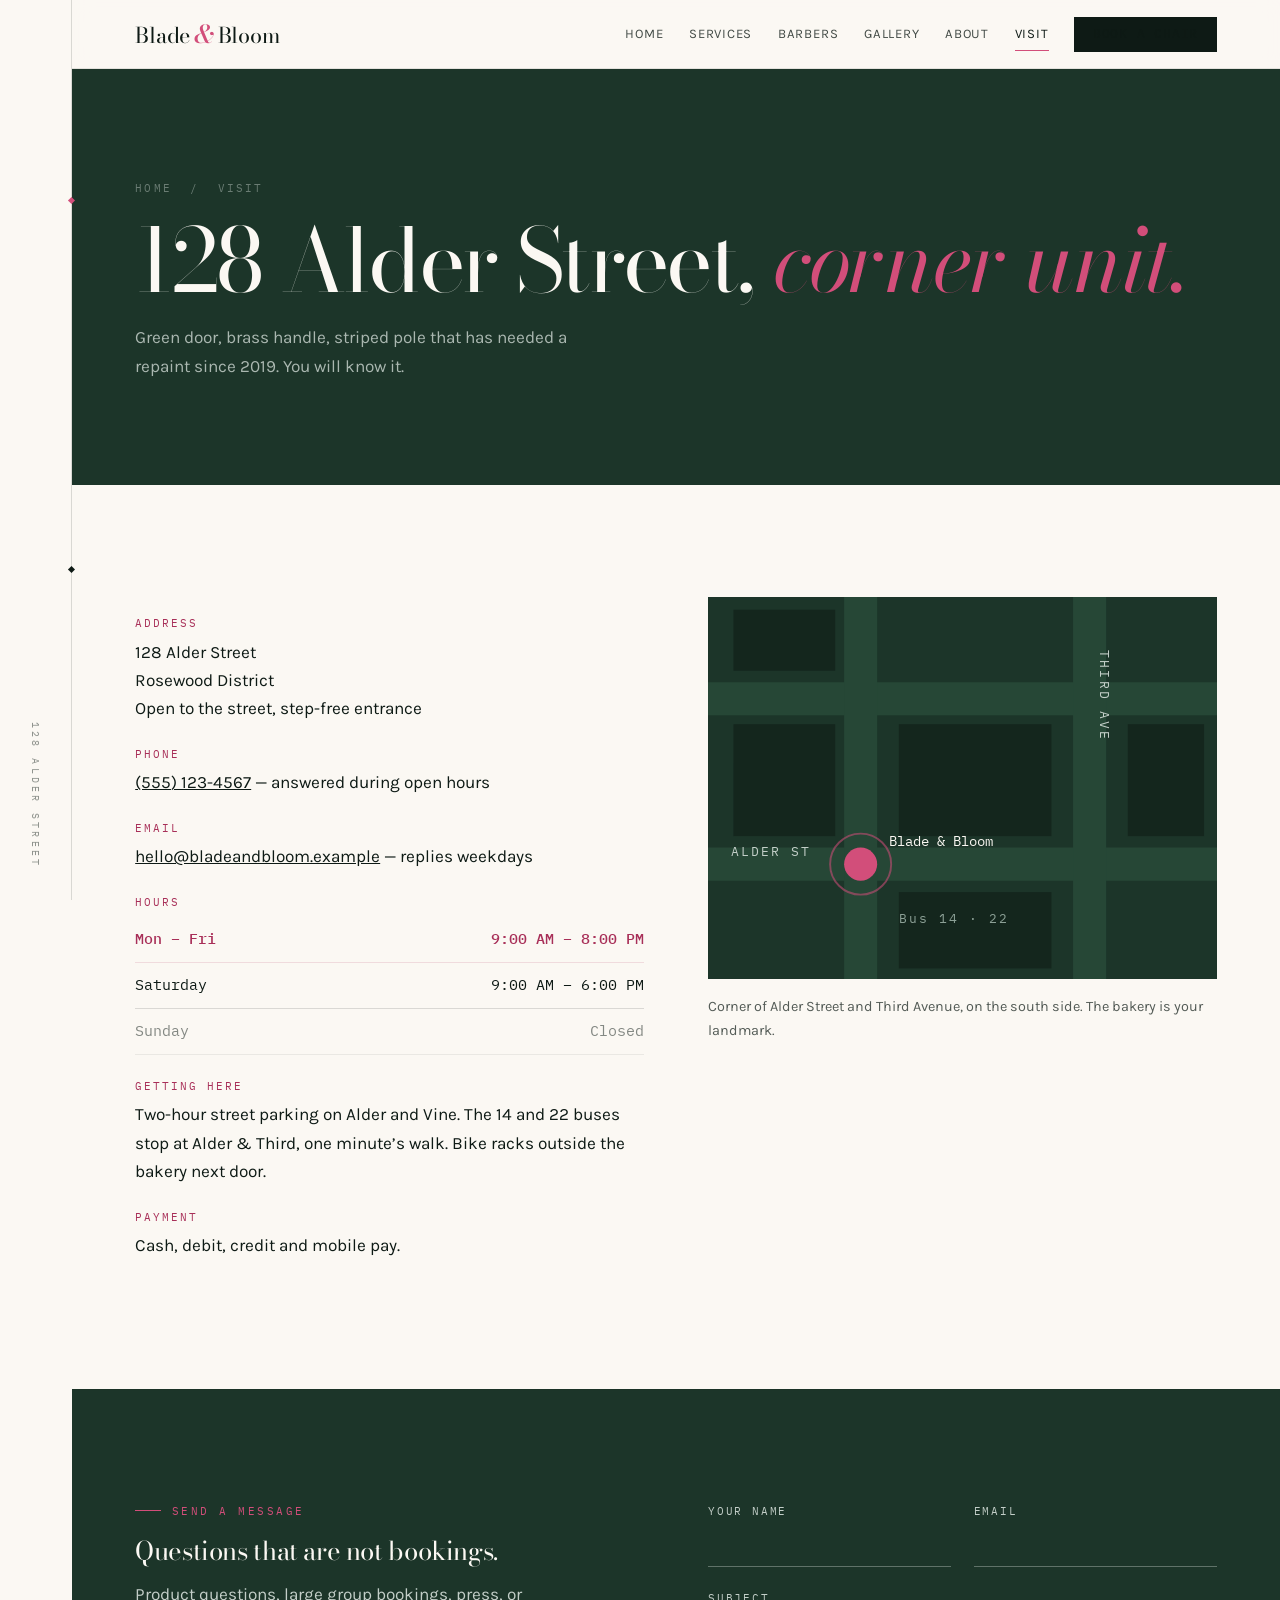
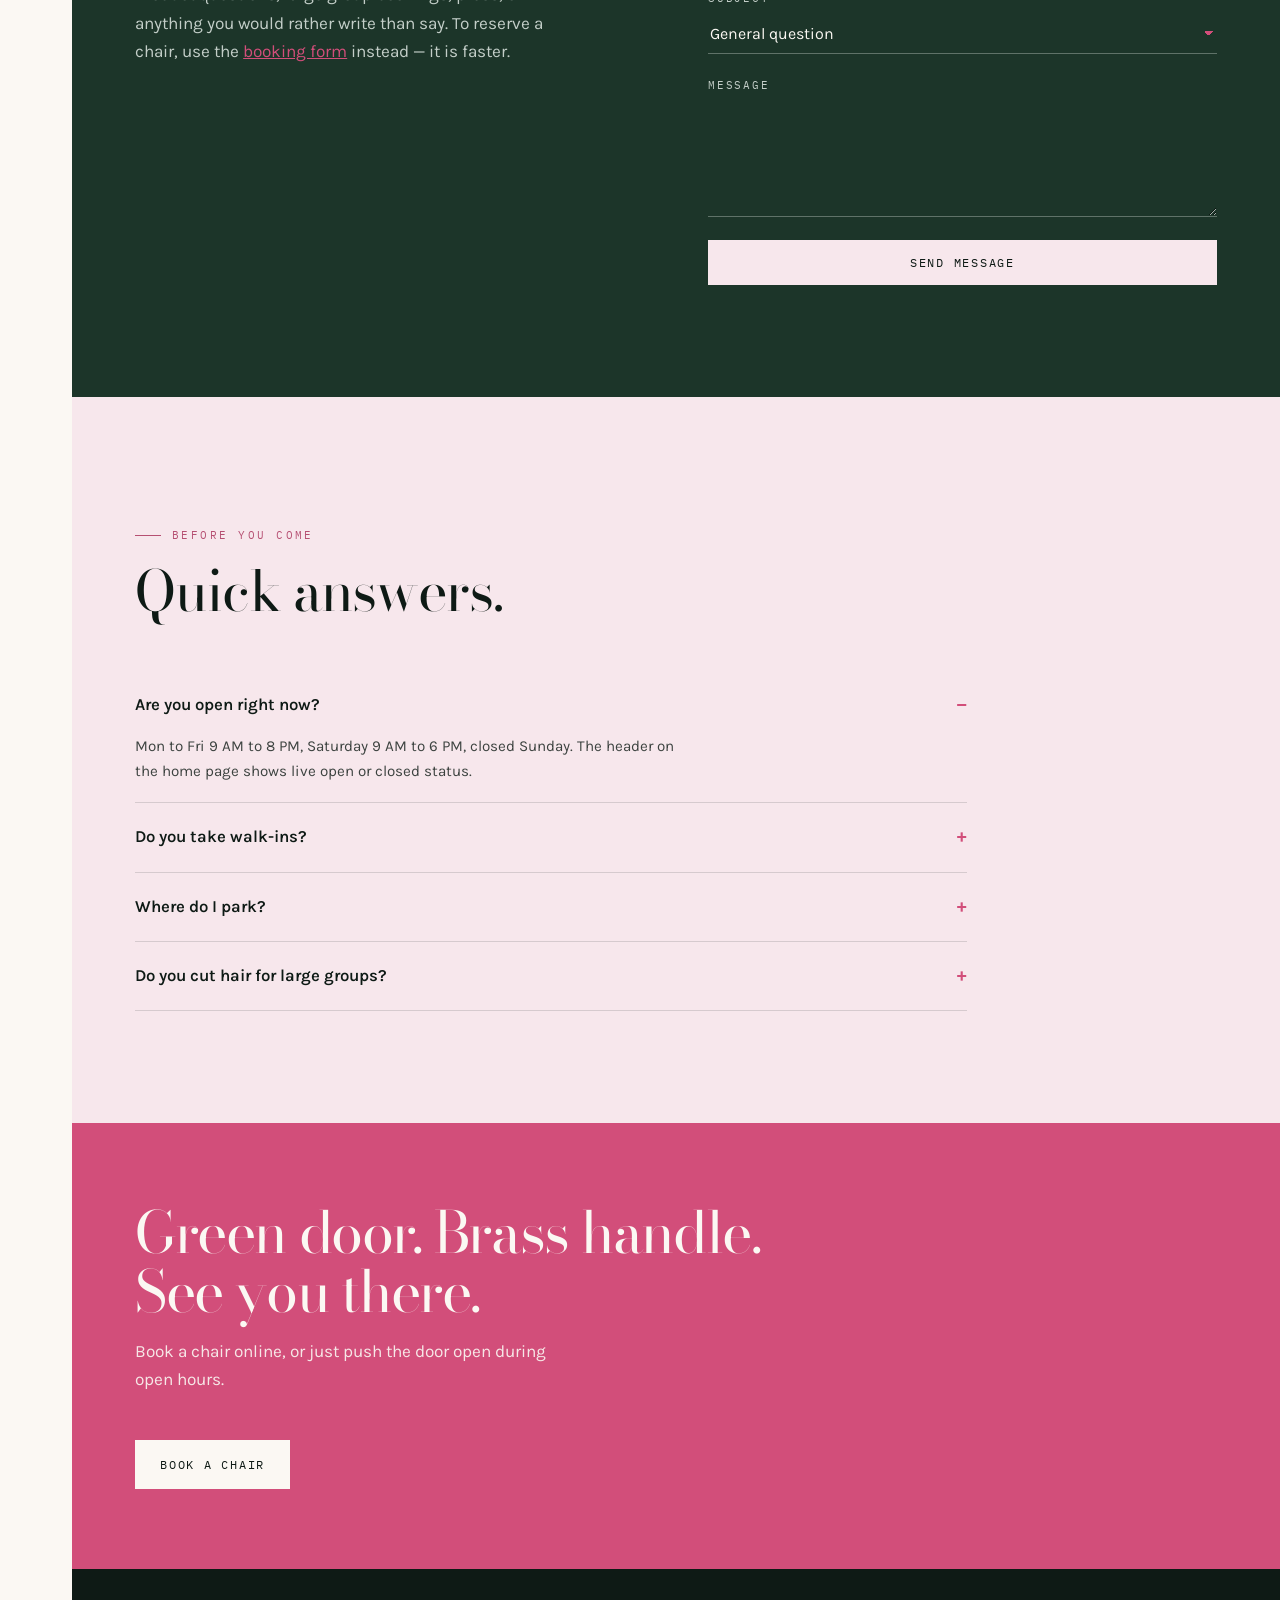
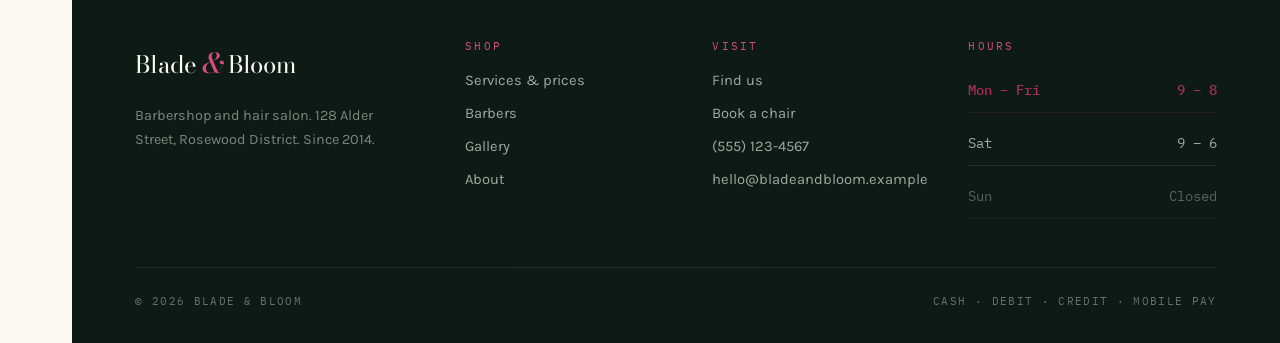
<file: contact.html>
<!DOCTYPE html>
<html lang="en">
<head>
<meta charset="utf-8">
<meta name="viewport" content="width=device-width, initial-scale=1">
<title>Visit &amp; Contact — Blade &amp; Bloom</title>
<meta name="description" content="Find Blade &amp; Bloom at 128 Alder Street, Rosewood District. Hours, parking, transit and how to reach us.">
<link rel="preconnect" href="https://fonts.googleapis.com">
<link rel="preconnect" href="https://fonts.gstatic.com" crossorigin>
<link rel="stylesheet" href="assets/css/style.css">
<link rel="icon" href="data:image/svg+xml,<svg xmlns='http://www.w3.org/2000/svg' viewBox='0 0 32 32'><text y='25' x='4' font-size='26' font-family='Georgia' font-style='italic' fill='%23D24E7A'>%26</text></svg>">
</head>
<body>
<a class="skip" href="#main">Skip to content</a>
<div class="rail" aria-hidden="true"><span class="rail__mark">128 Alder Street</span></div>

<header class="masthead">
  <div class="masthead__in">
    <a class="wordmark" href="index.html">Blade <span class="amp">&amp;</span> Bloom</a>
    <button class="nav__toggle" type="button" aria-expanded="false" aria-controls="site-nav">Menu</button>
    <nav class="nav" id="site-nav" aria-label="Main">
      <a href="index.html">Home</a>
      <a href="services.html">Services</a>
      <a href="team.html">Barbers</a>
      <a href="gallery.html">Gallery</a>
      <a href="about.html">About</a>
      <a href="contact.html" aria-current="page">Visit</a>
      <a class="btn btn--sm" href="book.html">Book a chair</a>
    </nav>
  </div>
</header>

<main id="main">

  <section class="pagehead">
    <div class="shell">
      <p class="crumb"><a href="index.html">Home</a> &nbsp;/&nbsp; Visit</p>
      <h1>128 Alder Street, <em>corner unit.</em></h1>
      <p>Green door, brass handle, striped pole that has needed a repaint since 2019. You will know it.</p>
    </div>
  </section>

  <section class="section">
    <div class="shell split">

      <div class="stack" data-reveal>
        <dl class="factlist">
          <dt>Address</dt>
          <dd>128 Alder Street<br>Rosewood District<br>Open to the street, step-free entrance</dd>

          <dt>Phone</dt>
          <dd><a href="tel:+15551234567" style="color:inherit">(555) 123-4567</a> — answered during open hours</dd>

          <dt>Email</dt>
          <dd><a href="mailto:hello@bladeandbloom.example" style="color:inherit">hello@bladeandbloom.example</a> — replies weekdays</dd>

          <dt>Hours</dt>
          <dd>
            <ul class="hours">
              <li data-day="1,2,3,4,5"><span>Mon &ndash; Fri</span><span>9:00 AM &ndash; 8:00 PM</span></li>
              <li data-day="6"><span>Saturday</span><span>9:00 AM &ndash; 6:00 PM</span></li>
              <li data-day="0" data-closed><span>Sunday</span><span>Closed</span></li>
            </ul>
          </dd>

          <dt>Getting here</dt>
          <dd>Two-hour street parking on Alder and Vine. The 14 and 22 buses stop at Alder &amp; Third, one minute&rsquo;s walk. Bike racks outside the bakery next door.</dd>

          <dt>Payment</dt>
          <dd>Cash, debit, credit and mobile pay.</dd>
        </dl>
      </div>

      <div data-reveal>
        <div class="map">
          <svg viewBox="0 0 400 300" role="img" aria-label="Simplified map: Blade and Bloom sits on the corner of Alder Street and Third Avenue">
            <rect width="400" height="300" fill="#1C3529"/>
            <g stroke="#264736" stroke-width="26" stroke-linecap="square">
              <path d="M0 210h400"/><path d="M0 80h400"/><path d="M120 0v300"/><path d="M300 0v300"/>
            </g>
            <g fill="#0E1A15" opacity=".55">
              <rect x="20" y="100" width="80" height="88"/>
              <rect x="150" y="100" width="120" height="88"/>
              <rect x="330" y="100" width="60" height="88"/>
              <rect x="150" y="232" width="120" height="60"/>
              <rect x="20" y="10" width="80" height="48"/>
            </g>
            <g font-family="IBM Plex Mono, monospace" font-size="10" fill="#C3CEC8" letter-spacing="1.6">
              <text x="18" y="204">ALDER ST</text>
              <text x="308" y="42" transform="rotate(90 308 42)">THIRD AVE</text>
              <text x="150" y="256" fill="#8CA096">Bus 14 · 22</text>
            </g>
            <circle cx="120" cy="210" r="13" fill="#D24E7A"/>
            <circle cx="120" cy="210" r="24" fill="none" stroke="#D24E7A" stroke-width="1.5" opacity=".55"/>
            <text x="142" y="196" font-family="IBM Plex Mono, monospace" font-size="11" fill="#FBF8F3">Blade &amp; Bloom</text>
          </svg>
        </div>
        <p style="margin-top:1rem;font-size:.9rem;opacity:.7">Corner of Alder Street and Third Avenue, on the south side. The bakery is your landmark.</p>
      </div>

    </div>
  </section>

  <section class="section section--dark">
    <div class="shell split">
      <div data-reveal>
        <p class="eyebrow">Send a message</p>
        <h2 class="display" style="font-size:clamp(1.9rem,1.2rem+3vw,3rem);color:var(--ivory)">Questions that are not bookings.</h2>
        <p style="margin-top:1rem;max-width:42ch">Product questions, large group bookings, press, or anything you would rather write than say. To reserve a chair, use the <a href="book.html" style="color:var(--bloom)">booking form</a> instead — it is faster.</p>
      </div>

      <form class="form" id="contact-form" novalidate data-reveal>
        <div class="form__row form__row--2">
          <div class="field">
            <label for="c-name" style="color:var(--steel)">Your name</label>
            <input type="text" id="c-name" name="name" autocomplete="name" required style="color:var(--ivory);border-bottom-color:rgba(195,206,198,.4)">
          </div>
          <div class="field">
            <label for="c-email" style="color:var(--steel)">Email</label>
            <input type="email" id="c-email" name="email" autocomplete="email" required style="color:var(--ivory);border-bottom-color:rgba(195,206,198,.4)">
          </div>
        </div>
        <div class="field">
          <label for="c-subject" style="color:var(--steel)">Subject</label>
          <select id="c-subject" name="subject" style="color:var(--ivory);border-bottom-color:rgba(195,206,198,.4)">
            <option style="color:#0E1A15">General question</option>
            <option style="color:#0E1A15">Products for sale</option>
            <option style="color:#0E1A15">Group or event booking</option>
            <option style="color:#0E1A15">Working here</option>
            <option style="color:#0E1A15">Something went wrong</option>
          </select>
        </div>
        <div class="field">
          <label for="c-message" style="color:var(--steel)">Message</label>
          <textarea id="c-message" name="message" rows="5" required style="color:var(--ivory);border-bottom-color:rgba(195,206,198,.4)"></textarea>
        </div>
        <button class="btn btn--onDark" type="submit">Send message</button>
        <p class="form__status" id="contact-status" role="status" tabindex="-1" hidden></p>
      </form>
    </div>
  </section>

  <section class="section section--petal">
    <div class="shell">
      <div class="section__head" data-reveal>
        <p class="eyebrow">Before you come</p>
        <h2>Quick answers.</h2>
      </div>
      <div class="faq" data-reveal style="max-width:52rem">
        <details open>
          <summary>Are you open right now?</summary>
          <p>Mon to Fri 9 AM to 8 PM, Saturday 9 AM to 6 PM, closed Sunday. The header on the home page shows live open or closed status.</p>
        </details>
        <details>
          <summary>Do you take walk-ins?</summary>
          <p>Every open hour. Weekends fill by mid-morning, so book ahead Friday and Saturday.</p>
        </details>
        <details>
          <summary>Where do I park?</summary>
          <p>Two-hour street parking on Alder and Vine, free after 6 PM. The lot behind the bakery is private — it does get ticketed.</p>
        </details>
        <details>
          <summary>Do you cut hair for large groups?</summary>
          <p>Weddings, teams and shoots, yes. Message us with the date and headcount and we will price the block.</p>
        </details>
      </div>
    </div>
  </section>

  <section class="band">
    <div class="shell">
      <h2 class="display">Green door. Brass handle. See you there.</h2>
      <p>Book a chair online, or just push the door open during open hours.</p>
      <a class="btn" href="book.html">Book a chair</a>
    </div>
  </section>

</main>

<footer class="foot">
  <div class="shell">
    <div class="foot__grid">
      <div>
        <a class="wordmark" href="index.html" style="text-decoration:none">Blade <span class="amp">&amp;</span> Bloom</a>
        <p class="foot__blurb">Barbershop and hair salon. 128 Alder Street, Rosewood District. Since 2014.</p>
      </div>
      <div>
        <h4>Shop</h4>
        <ul>
          <li><a href="services.html">Services &amp; prices</a></li>
          <li><a href="team.html">Barbers</a></li>
          <li><a href="gallery.html">Gallery</a></li>
          <li><a href="about.html">About</a></li>
        </ul>
      </div>
      <div>
        <h4>Visit</h4>
        <ul>
          <li><a href="contact.html">Find us</a></li>
          <li><a href="book.html">Book a chair</a></li>
          <li><a href="tel:+15551234567">(555) 123-4567</a></li>
          <li><a href="mailto:hello@bladeandbloom.example">hello@bladeandbloom.example</a></li>
        </ul>
      </div>
      <div>
        <h4>Hours</h4>
        <ul class="hours" style="font-size:.85rem">
          <li data-day="1,2,3,4,5"><span>Mon &ndash; Fri</span><span>9 &ndash; 8</span></li>
          <li data-day="6"><span>Sat</span><span>9 &ndash; 6</span></li>
          <li data-day="0" data-closed><span>Sun</span><span>Closed</span></li>
        </ul>
      </div>
    </div>
    <div class="foot__base">
      <span>&copy; <span data-year>2026</span> Blade &amp; Bloom</span>
      <span>Cash · Debit · Credit · Mobile pay</span>
    </div>
  </div>
</footer>

<!-- SalesCloser Widget - Floating Button -->
<script src="https://app.salescloser.ai/js/scwa-widget.js"
  data-agent-uuid="81db1045-b7ad-4e88-83da-7f33c9fa9edc"
  data-widget-position="bottom-right"
  async></script>

<script src="assets/js/main.js"></script>
</body>
</html>
</file>
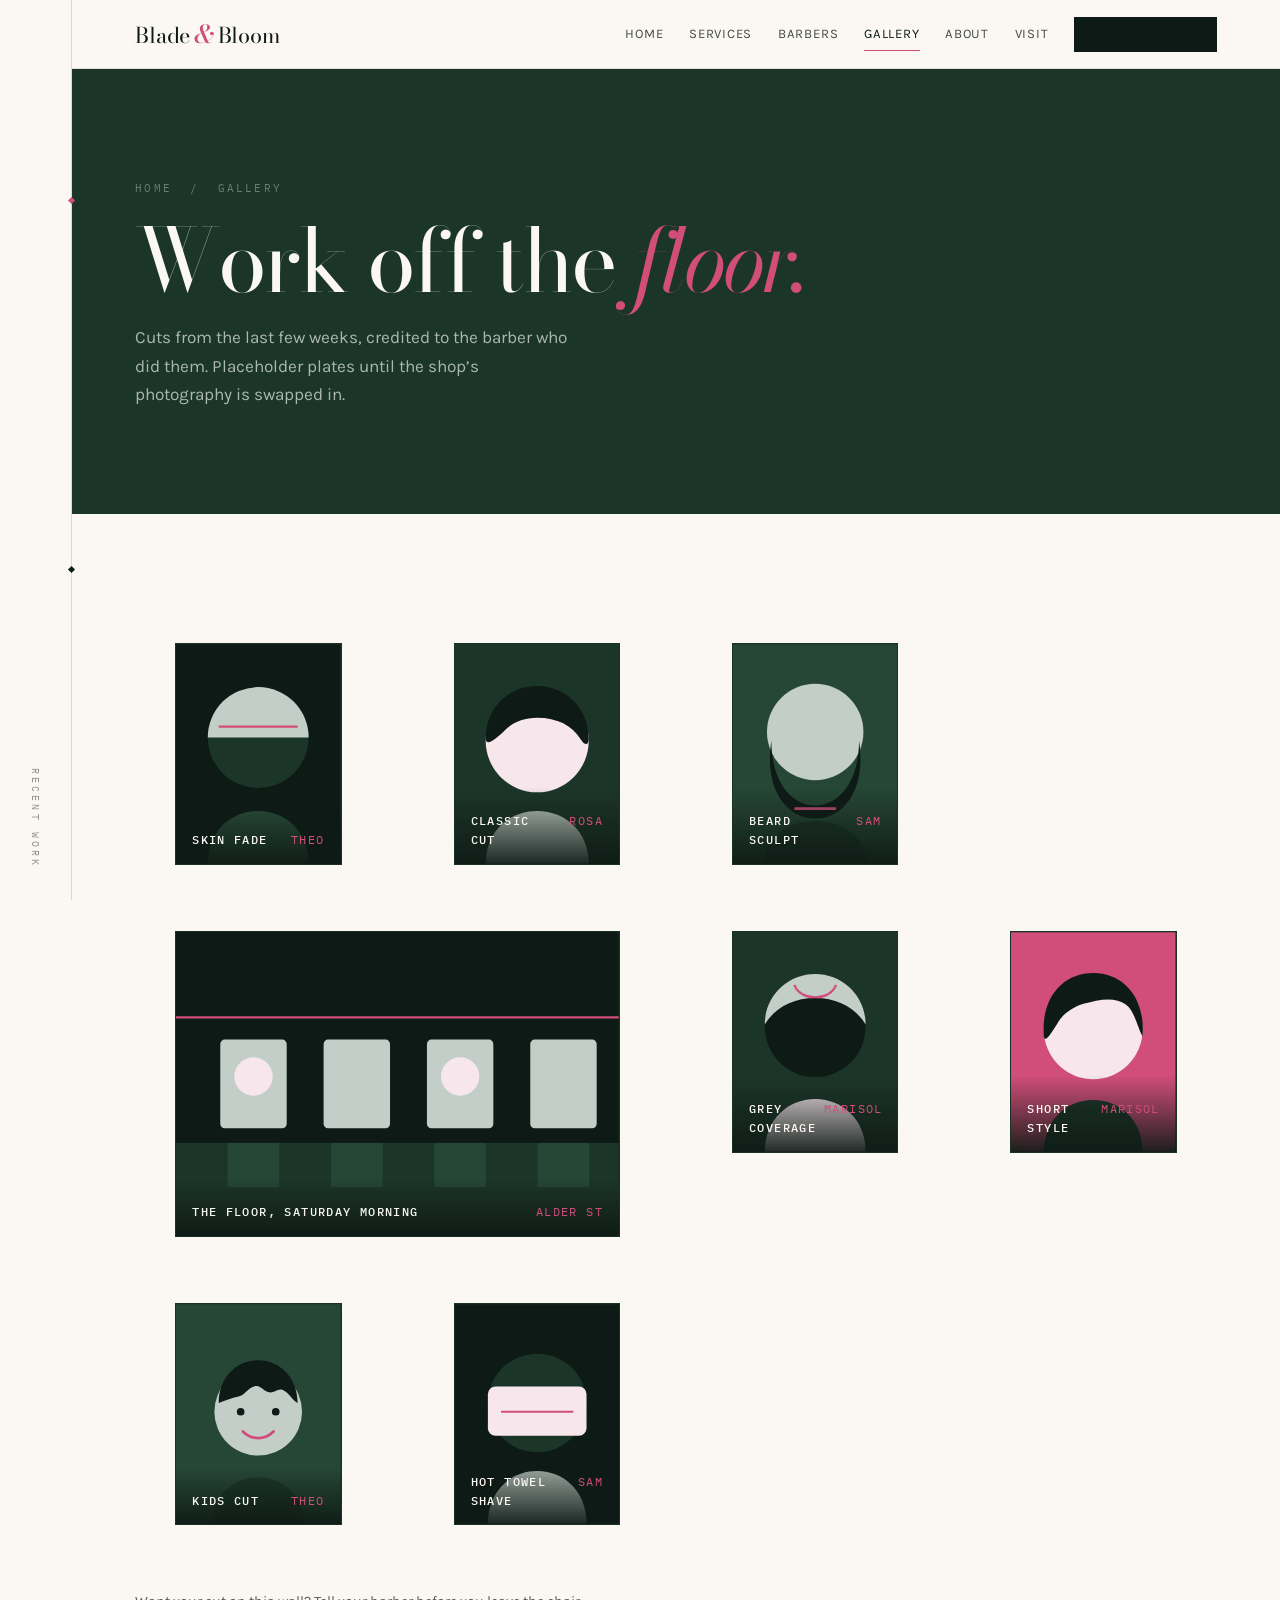
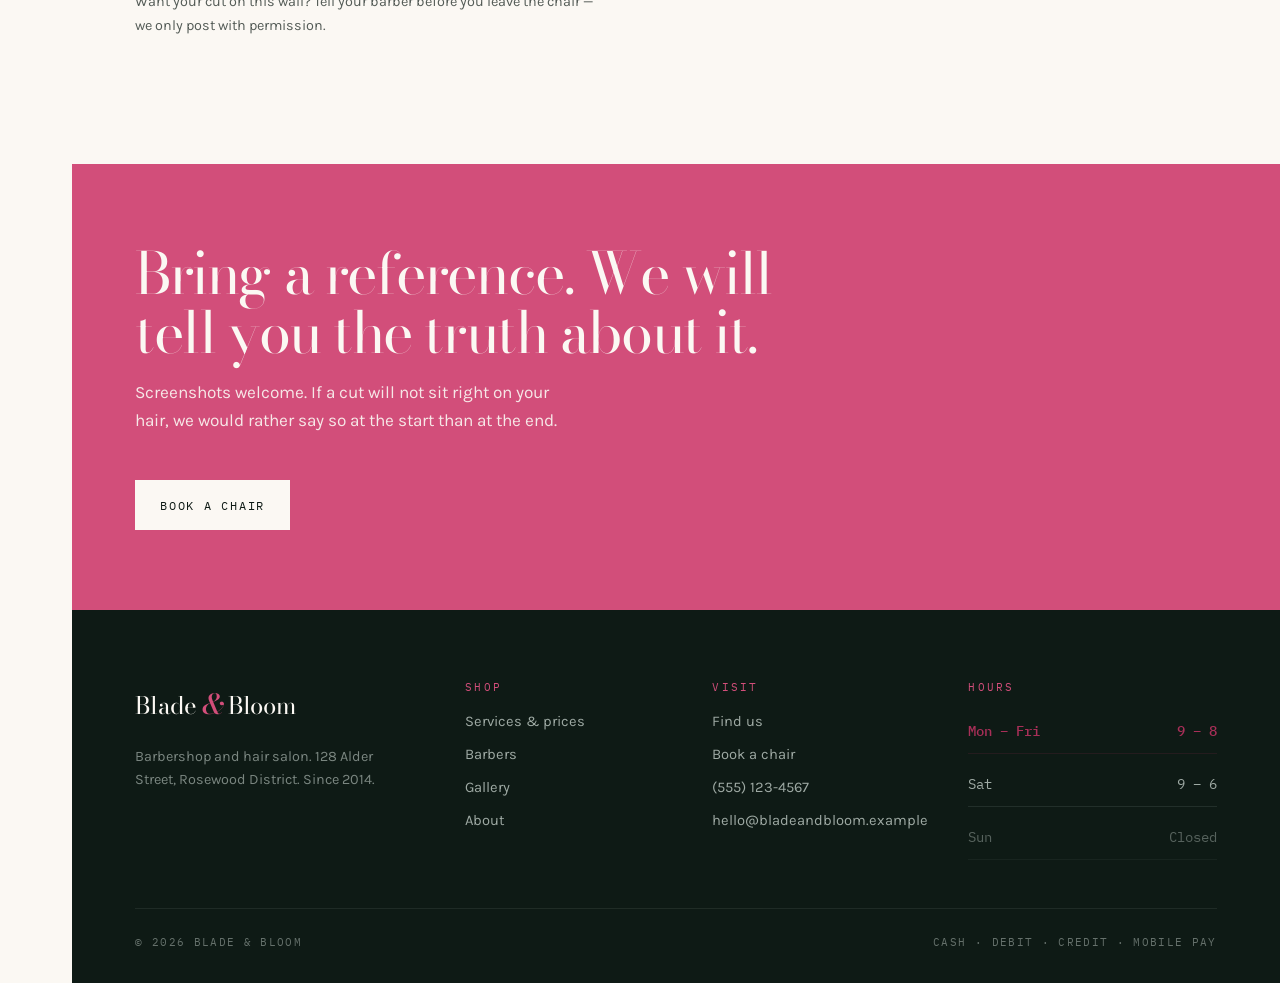
<file: gallery.html>
<!DOCTYPE html>
<html lang="en">
<head>
<meta charset="utf-8">
<meta name="viewport" content="width=device-width, initial-scale=1">
<title>Gallery — Blade &amp; Bloom</title>
<meta name="description" content="Work from the chairs at Blade &amp; Bloom: fades, classic cuts, beard sculpting, grey coverage and short styles.">
<link rel="preconnect" href="https://fonts.googleapis.com">
<link rel="preconnect" href="https://fonts.gstatic.com" crossorigin>
<link rel="stylesheet" href="assets/css/style.css">
<link rel="icon" href="data:image/svg+xml,<svg xmlns='http://www.w3.org/2000/svg' viewBox='0 0 32 32'><text y='25' x='4' font-size='26' font-family='Georgia' font-style='italic' fill='%23D24E7A'>%26</text></svg>">
</head>
<body>
<a class="skip" href="#main">Skip to content</a>
<div class="rail" aria-hidden="true"><span class="rail__mark">Recent work</span></div>

<header class="masthead">
  <div class="masthead__in">
    <a class="wordmark" href="index.html">Blade <span class="amp">&amp;</span> Bloom</a>
    <button class="nav__toggle" type="button" aria-expanded="false" aria-controls="site-nav">Menu</button>
    <nav class="nav" id="site-nav" aria-label="Main">
      <a href="index.html">Home</a>
      <a href="services.html">Services</a>
      <a href="team.html">Barbers</a>
      <a href="gallery.html" aria-current="page">Gallery</a>
      <a href="about.html">About</a>
      <a href="contact.html">Visit</a>
      <a class="btn btn--sm" href="book.html">Book a chair</a>
    </nav>
  </div>
</header>

<main id="main">

  <section class="pagehead">
    <div class="shell">
      <p class="crumb"><a href="index.html">Home</a> &nbsp;/&nbsp; Gallery</p>
      <h1>Work off the <em>floor.</em></h1>
      <p>Cuts from the last few weeks, credited to the barber who did them. Placeholder plates until the shop&rsquo;s photography is swapped in.</p>
    </div>
  </section>

  <section class="section">
    <div class="shell">
      <div class="grid grid--3" data-reveal>

        <figure class="plate">
          <svg viewBox="0 0 300 400" role="img" aria-label="Skin fade, high and tight">
            <rect width="300" height="400" fill="#0E1A15"/>
            <circle cx="150" cy="170" r="92" fill="#1C3529"/>
            <path d="M58 170a92 92 0 0 1 184 0z" fill="#C3CEC8"/>
            <path d="M78 150h144" stroke="#D24E7A" stroke-width="4"/>
            <path d="M58 400c0-58 41-96 92-96s92 38 92 96z" fill="#264736"/>
          </svg>
          <figcaption><b>Skin fade</b><span>Theo</span></figcaption>
        </figure>

        <figure class="plate">
          <svg viewBox="0 0 300 400" role="img" aria-label="Classic scissor cut with a side part">
            <rect width="300" height="400" fill="#1C3529"/>
            <circle cx="150" cy="176" r="94" fill="#F7E7EC"/>
            <path d="M56 172c0-56 42-96 94-96s94 40 94 96c0 14-8 12-14 2-16-26-44-40-80-40-24 0-44 8-58 22-12 12-36 34-36 16z" fill="#0E1A15"/>
            <path d="M56 400c0-58 42-96 94-96s94 38 94 96z" fill="#C3CEC8"/>
          </svg>
          <figcaption><b>Classic cut</b><span>Rosa</span></figcaption>
        </figure>

        <figure class="plate">
          <svg viewBox="0 0 300 400" role="img" aria-label="Beard sculpting with a razor finish">
            <rect width="300" height="400" fill="#264736"/>
            <circle cx="150" cy="160" r="88" fill="#C3CEC8"/>
            <path d="M70 176c0 74 36 118 80 118s80-44 80-118c14 92-30 142-80 142s-94-50-80-142z" fill="#0E1A15"/>
            <path d="M112 300h76" stroke="#D24E7A" stroke-width="5"/>
            <path d="M56 400c0-46 42-78 94-78s94 32 94 78z" fill="#1C3529"/>
          </svg>
          <figcaption><b>Beard sculpt</b><span>Sam</span></figcaption>
        </figure>

        <figure class="plate plate--wide">
          <svg viewBox="0 0 600 420" preserveAspectRatio="xMidYMid slice" role="img" aria-label="The shop floor: four chairs and a mirror wall">
            <rect width="600" height="420" fill="#0E1A15"/>
            <rect x="0" y="290" width="600" height="130" fill="#1C3529"/>
            <g fill="#C3CEC8">
              <rect x="60" y="150" width="90" height="120" rx="6"/>
              <rect x="200" y="150" width="90" height="120" rx="6"/>
              <rect x="340" y="150" width="90" height="120" rx="6"/>
              <rect x="480" y="150" width="90" height="120" rx="6"/>
            </g>
            <g fill="#264736">
              <rect x="70" y="290" width="70" height="60"/>
              <rect x="210" y="290" width="70" height="60"/>
              <rect x="350" y="290" width="70" height="60"/>
              <rect x="490" y="290" width="70" height="60"/>
            </g>
            <path d="M0 120h600" stroke="#D24E7A" stroke-width="3"/>
            <circle cx="105" cy="200" r="26" fill="#F7E7EC"/>
            <circle cx="385" cy="200" r="26" fill="#F7E7EC"/>
          </svg>
          <figcaption><b>The floor, Saturday morning</b><span>Alder St</span></figcaption>
        </figure>

        <figure class="plate">
          <svg viewBox="0 0 300 400" role="img" aria-label="Grey coverage, natural blend">
            <rect width="300" height="400" fill="#1C3529"/>
            <circle cx="150" cy="172" r="92" fill="#0E1A15"/>
            <path d="M58 168c0-52 42-92 92-92s92 40 92 92c-18-30-52-48-92-48s-74 18-92 48z" fill="#C3CEC8"/>
            <path d="M112 96c10 30 66 30 76 0" stroke="#D24E7A" stroke-width="4" fill="none"/>
            <path d="M58 400c0-58 42-96 92-96s92 38 92 96z" fill="#F7E7EC"/>
          </svg>
          <figcaption><b>Grey coverage</b><span>Marisol</span></figcaption>
        </figure>

        <figure class="plate">
          <svg viewBox="0 0 300 400" role="img" aria-label="Women's short style cut">
            <rect width="300" height="400" fill="#D24E7A"/>
            <circle cx="150" cy="178" r="90" fill="#F7E7EC"/>
            <path d="M60 190c-6-70 34-116 90-116s96 46 90 116c-10-18-14-46-30-58-22-16-52-8-76-2-20 5-40 20-48 34-10 16-24 40-26 26z" fill="#0E1A15"/>
            <path d="M60 400c0-56 40-94 90-94s90 38 90 94z" fill="#1C3529"/>
          </svg>
          <figcaption><b>Short style</b><span>Marisol</span></figcaption>
        </figure>

        <figure class="plate">
          <svg viewBox="0 0 300 400" role="img" aria-label="Kids cut with a gel finish">
            <rect width="300" height="400" fill="#264736"/>
            <circle cx="150" cy="196" r="80" fill="#C3CEC8"/>
            <path d="M78 180c0-46 32-78 72-78s72 32 72 78c-8-4-14-16-24-22-12-8-18 6-30 2s-14-14-26-10-16 16-28 18-26 8-36 12z" fill="#0E1A15"/>
            <circle cx="118" cy="196" r="7" fill="#0E1A15"/>
            <circle cx="182" cy="196" r="7" fill="#0E1A15"/>
            <path d="M122 232c16 16 40 16 56 0" stroke="#D24E7A" stroke-width="5" fill="none" stroke-linecap="round"/>
            <path d="M66 400c0-50 38-84 84-84s84 34 84 84z" fill="#1C3529"/>
          </svg>
          <figcaption><b>Kids cut</b><span>Theo</span></figcaption>
        </figure>

        <figure class="plate">
          <svg viewBox="0 0 300 400" role="img" aria-label="Hot towel shave in progress">
            <rect width="300" height="400" fill="#0E1A15"/>
            <circle cx="150" cy="180" r="90" fill="#1C3529"/>
            <rect x="60" y="150" width="180" height="90" rx="14" fill="#F7E7EC"/>
            <path d="M84 196h132" stroke="#D24E7A" stroke-width="4"/>
            <path d="M60 400c0-58 40-96 90-96s90 38 90 96z" fill="#C3CEC8"/>
          </svg>
          <figcaption><b>Hot towel shave</b><span>Sam</span></figcaption>
        </figure>

      </div>

      <p class="mt-l" style="font-size:.9rem;opacity:.7;max-width:52ch">Want your cut on this wall? Tell your barber before you leave the chair — we only post with permission.</p>
    </div>
  </section>

  <section class="band">
    <div class="shell">
      <h2 class="display">Bring a reference. We will tell you the truth about it.</h2>
      <p>Screenshots welcome. If a cut will not sit right on your hair, we would rather say so at the start than at the end.</p>
      <a class="btn" href="book.html">Book a chair</a>
    </div>
  </section>

</main>

<footer class="foot">
  <div class="shell">
    <div class="foot__grid">
      <div>
        <a class="wordmark" href="index.html" style="text-decoration:none">Blade <span class="amp">&amp;</span> Bloom</a>
        <p class="foot__blurb">Barbershop and hair salon. 128 Alder Street, Rosewood District. Since 2014.</p>
      </div>
      <div>
        <h4>Shop</h4>
        <ul>
          <li><a href="services.html">Services &amp; prices</a></li>
          <li><a href="team.html">Barbers</a></li>
          <li><a href="gallery.html">Gallery</a></li>
          <li><a href="about.html">About</a></li>
        </ul>
      </div>
      <div>
        <h4>Visit</h4>
        <ul>
          <li><a href="contact.html">Find us</a></li>
          <li><a href="book.html">Book a chair</a></li>
          <li><a href="tel:+15551234567">(555) 123-4567</a></li>
          <li><a href="mailto:hello@bladeandbloom.example">hello@bladeandbloom.example</a></li>
        </ul>
      </div>
      <div>
        <h4>Hours</h4>
        <ul class="hours" style="font-size:.85rem">
          <li data-day="1,2,3,4,5"><span>Mon &ndash; Fri</span><span>9 &ndash; 8</span></li>
          <li data-day="6"><span>Sat</span><span>9 &ndash; 6</span></li>
          <li data-day="0" data-closed><span>Sun</span><span>Closed</span></li>
        </ul>
      </div>
    </div>
    <div class="foot__base">
      <span>&copy; <span data-year>2026</span> Blade &amp; Bloom</span>
      <span>Cash · Debit · Credit · Mobile pay</span>
    </div>
  </div>
</footer>

<!-- SalesCloser Widget - Floating Button -->
<script src="https://app.salescloser.ai/js/scwa-widget.js"
  data-agent-uuid="81db1045-b7ad-4e88-83da-7f33c9fa9edc"
  data-widget-position="bottom-right"
  async></script>

<script src="assets/js/main.js"></script>
</body>
</html>
</file>
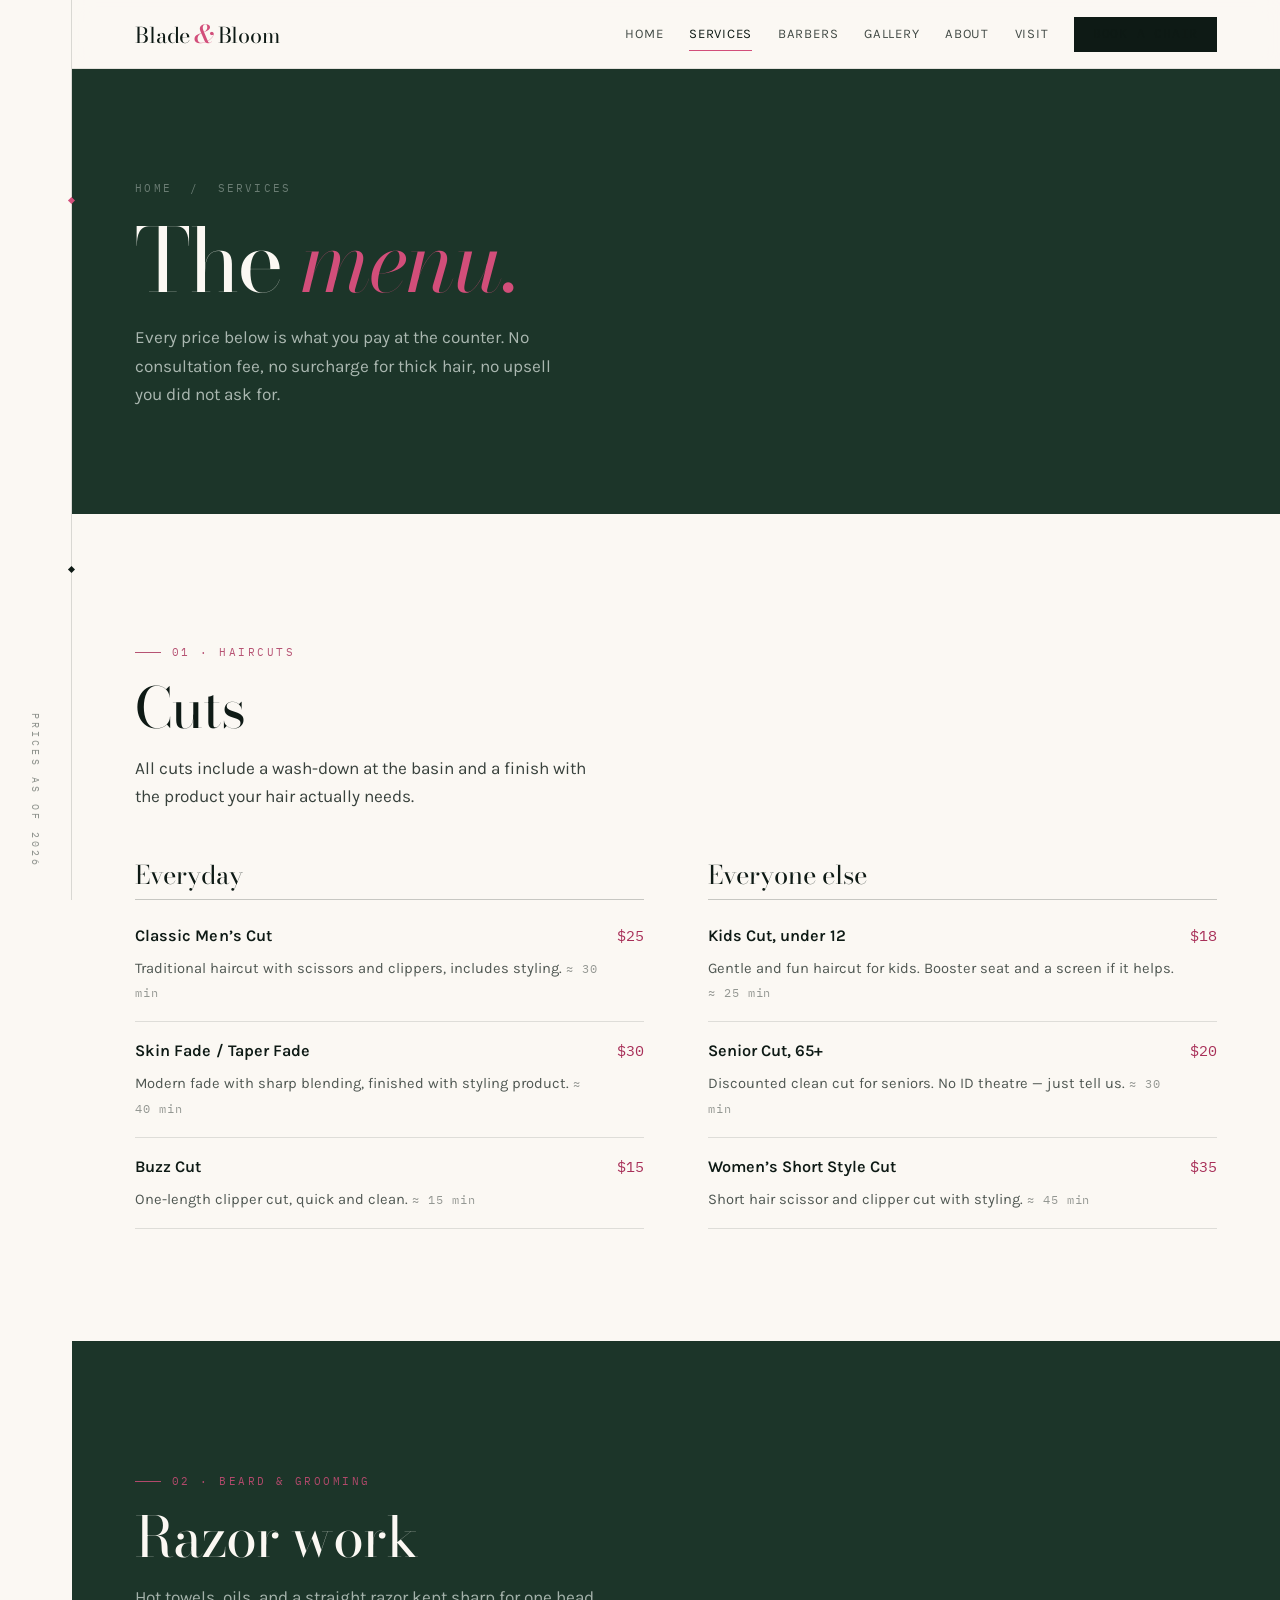
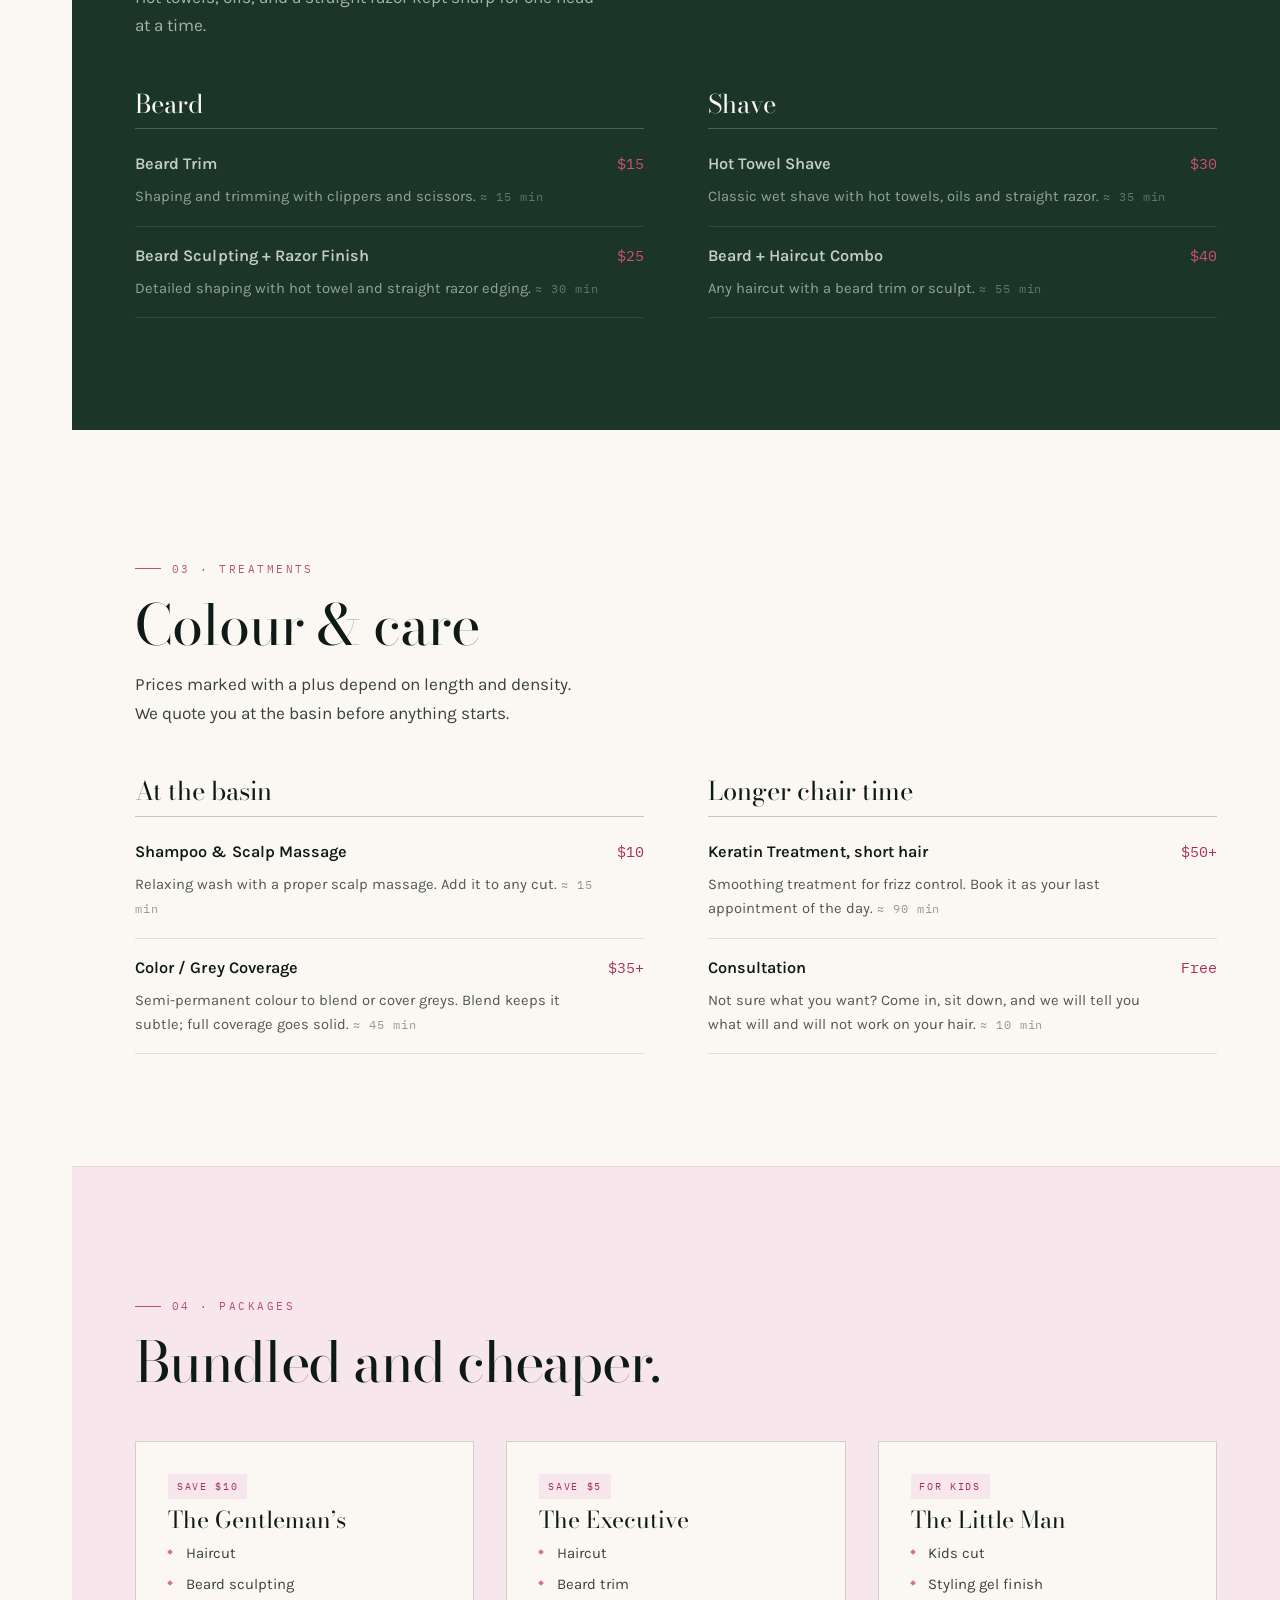
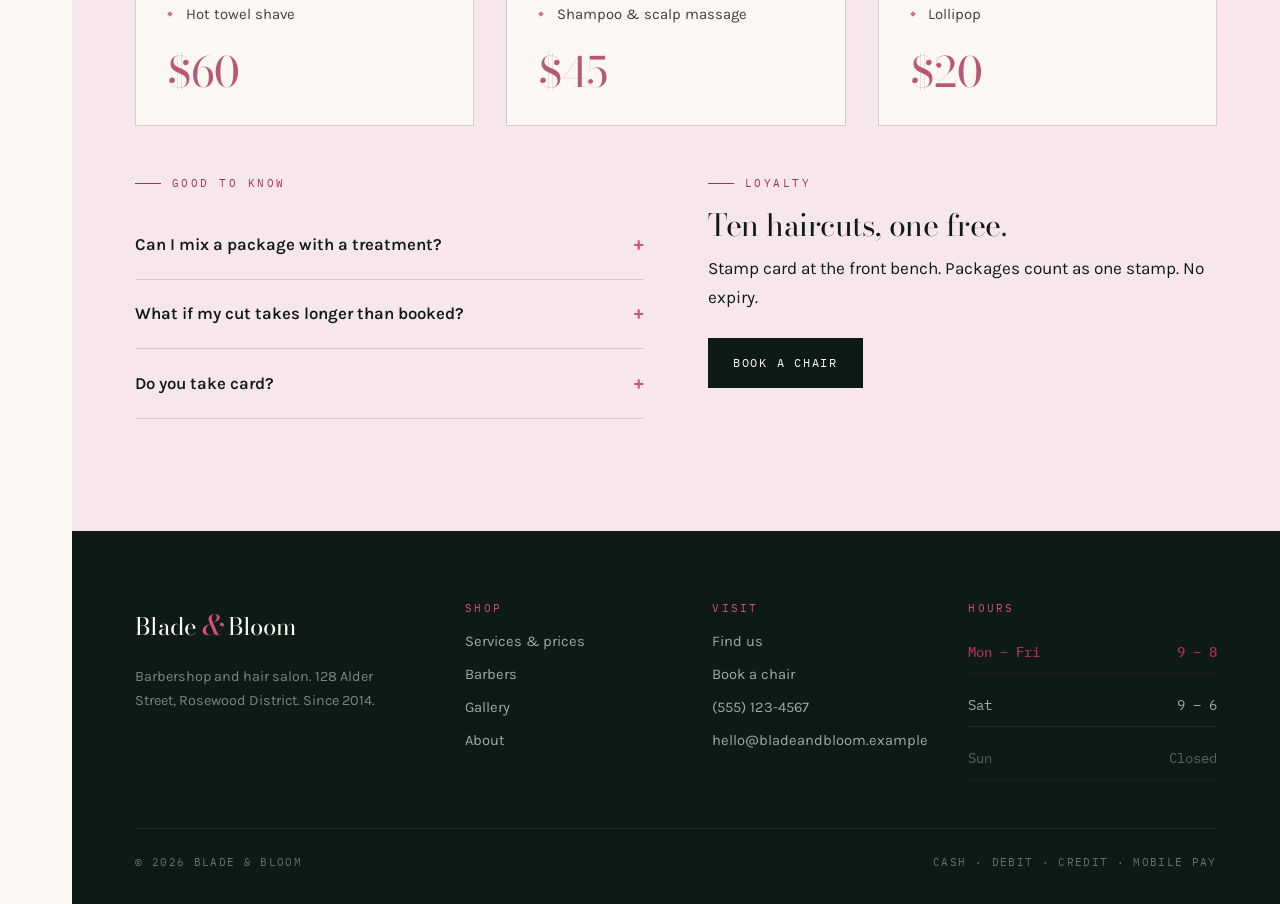
<file: services.html>
<!DOCTYPE html>
<html lang="en">
<head>
<meta charset="utf-8">
<meta name="viewport" content="width=device-width, initial-scale=1">
<title>Services &amp; Prices — Blade &amp; Bloom</title>
<meta name="description" content="Full price list for Blade &amp; Bloom: haircuts from $15, beard work from $15, colour and treatments from $10, and three packages.">
<link rel="preconnect" href="https://fonts.googleapis.com">
<link rel="preconnect" href="https://fonts.gstatic.com" crossorigin>
<link rel="stylesheet" href="assets/css/style.css">
<link rel="icon" href="data:image/svg+xml,<svg xmlns='http://www.w3.org/2000/svg' viewBox='0 0 32 32'><text y='25' x='4' font-size='26' font-family='Georgia' font-style='italic' fill='%23D24E7A'>%26</text></svg>">
</head>
<body>
<a class="skip" href="#main">Skip to content</a>
<div class="rail" aria-hidden="true"><span class="rail__mark">Prices as of 2026</span></div>

<header class="masthead">
  <div class="masthead__in">
    <a class="wordmark" href="index.html">Blade <span class="amp">&amp;</span> Bloom</a>
    <button class="nav__toggle" type="button" aria-expanded="false" aria-controls="site-nav">Menu</button>
    <nav class="nav" id="site-nav" aria-label="Main">
      <a href="index.html">Home</a>
      <a href="services.html" aria-current="page">Services</a>
      <a href="team.html">Barbers</a>
      <a href="gallery.html">Gallery</a>
      <a href="about.html">About</a>
      <a href="contact.html">Visit</a>
      <a class="btn btn--sm" href="book.html">Book a chair</a>
    </nav>
  </div>
</header>

<main id="main">

  <section class="pagehead">
    <div class="shell">
      <p class="crumb"><a href="index.html">Home</a> &nbsp;/&nbsp; Services</p>
      <h1>The <em>menu.</em></h1>
      <p>Every price below is what you pay at the counter. No consultation fee, no surcharge for thick hair, no upsell you did not ask for.</p>
    </div>
  </section>

  <section class="section" id="haircuts">
    <div class="shell">
      <div class="section__head" data-reveal>
        <p class="eyebrow">01 · Haircuts</p>
        <h2>Cuts</h2>
        <p>All cuts include a wash-down at the basin and a finish with the product your hair actually needs.</p>
      </div>
      <div class="ledger ledger--2" data-reveal>
        <div class="ledger__group">
          <h3>Everyday</h3>
          <div class="item">
            <span class="item__name">Classic Men&rsquo;s Cut</span>
            <span class="item__price">$25</span>
            <p class="item__desc">Traditional haircut with scissors and clippers, includes styling. <span class="item__time">≈ 30 min</span></p>
          </div>
          <div class="item">
            <span class="item__name">Skin Fade / Taper Fade</span>
            <span class="item__price">$30</span>
            <p class="item__desc">Modern fade with sharp blending, finished with styling product. <span class="item__time">≈ 40 min</span></p>
          </div>
          <div class="item">
            <span class="item__name">Buzz Cut</span>
            <span class="item__price">$15</span>
            <p class="item__desc">One-length clipper cut, quick and clean. <span class="item__time">≈ 15 min</span></p>
          </div>
        </div>
        <div class="ledger__group">
          <h3>Everyone else</h3>
          <div class="item">
            <span class="item__name">Kids Cut, under 12</span>
            <span class="item__price">$18</span>
            <p class="item__desc">Gentle and fun haircut for kids. Booster seat and a screen if it helps. <span class="item__time">≈ 25 min</span></p>
          </div>
          <div class="item">
            <span class="item__name">Senior Cut, 65+</span>
            <span class="item__price">$20</span>
            <p class="item__desc">Discounted clean cut for seniors. No ID theatre — just tell us. <span class="item__time">≈ 30 min</span></p>
          </div>
          <div class="item">
            <span class="item__name">Women&rsquo;s Short Style Cut</span>
            <span class="item__price">$35</span>
            <p class="item__desc">Short hair scissor and clipper cut with styling. <span class="item__time">≈ 45 min</span></p>
          </div>
        </div>
      </div>
    </div>
  </section>

  <section class="section section--dark" id="beard">
    <div class="shell">
      <div class="section__head" data-reveal>
        <p class="eyebrow">02 · Beard &amp; grooming</p>
        <h2>Razor work</h2>
        <p>Hot towels, oils, and a straight razor kept sharp for one head at a time.</p>
      </div>
      <div class="ledger ledger--2" data-reveal>
        <div class="ledger__group">
          <h3>Beard</h3>
          <div class="item">
            <span class="item__name">Beard Trim</span>
            <span class="item__price">$15</span>
            <p class="item__desc">Shaping and trimming with clippers and scissors. <span class="item__time">≈ 15 min</span></p>
          </div>
          <div class="item">
            <span class="item__name">Beard Sculpting + Razor Finish</span>
            <span class="item__price">$25</span>
            <p class="item__desc">Detailed shaping with hot towel and straight razor edging. <span class="item__time">≈ 30 min</span></p>
          </div>
        </div>
        <div class="ledger__group">
          <h3>Shave</h3>
          <div class="item">
            <span class="item__name">Hot Towel Shave</span>
            <span class="item__price">$30</span>
            <p class="item__desc">Classic wet shave with hot towels, oils and straight razor. <span class="item__time">≈ 35 min</span></p>
          </div>
          <div class="item">
            <span class="item__name">Beard + Haircut Combo</span>
            <span class="item__price">$40</span>
            <p class="item__desc">Any haircut with a beard trim or sculpt. <span class="item__time">≈ 55 min</span></p>
          </div>
        </div>
      </div>
    </div>
  </section>

  <section class="section" id="treatments">
    <div class="shell">
      <div class="section__head" data-reveal>
        <p class="eyebrow">03 · Treatments</p>
        <h2>Colour &amp; care</h2>
        <p>Prices marked with a plus depend on length and density. We quote you at the basin before anything starts.</p>
      </div>
      <div class="ledger ledger--2" data-reveal>
        <div class="ledger__group">
          <h3>At the basin</h3>
          <div class="item">
            <span class="item__name">Shampoo &amp; Scalp Massage</span>
            <span class="item__price">$10</span>
            <p class="item__desc">Relaxing wash with a proper scalp massage. Add it to any cut. <span class="item__time">≈ 15 min</span></p>
          </div>
          <div class="item">
            <span class="item__name">Color / Grey Coverage</span>
            <span class="item__price">$35+</span>
            <p class="item__desc">Semi-permanent colour to blend or cover greys. Blend keeps it subtle; full coverage goes solid. <span class="item__time">≈ 45 min</span></p>
          </div>
        </div>
        <div class="ledger__group">
          <h3>Longer chair time</h3>
          <div class="item">
            <span class="item__name">Keratin Treatment, short hair</span>
            <span class="item__price">$50+</span>
            <p class="item__desc">Smoothing treatment for frizz control. Book it as your last appointment of the day. <span class="item__time">≈ 90 min</span></p>
          </div>
          <div class="item">
            <span class="item__name">Consultation</span>
            <span class="item__price">Free</span>
            <p class="item__desc">Not sure what you want? Come in, sit down, and we will tell you what will and will not work on your hair. <span class="item__time">≈ 10 min</span></p>
          </div>
        </div>
      </div>
    </div>
  </section>

  <section class="section section--petal">
    <div class="shell">
      <div class="section__head" data-reveal>
        <p class="eyebrow">04 · Packages</p>
        <h2>Bundled and cheaper.</h2>
      </div>
      <div class="grid grid--3">
        <article class="card card--package" data-reveal>
          <span class="tag">Save $10</span>
          <h3>The Gentleman&rsquo;s</h3>
          <ul>
            <li>Haircut</li>
            <li>Beard sculpting</li>
            <li>Hot towel shave</li>
          </ul>
          <p class="price">$60</p>
        </article>
        <article class="card card--package" data-reveal>
          <span class="tag">Save $5</span>
          <h3>The Executive</h3>
          <ul>
            <li>Haircut</li>
            <li>Beard trim</li>
            <li>Shampoo &amp; scalp massage</li>
          </ul>
          <p class="price">$45</p>
        </article>
        <article class="card card--package" data-reveal>
          <span class="tag">For kids</span>
          <h3>The Little Man</h3>
          <ul>
            <li>Kids cut</li>
            <li>Styling gel finish</li>
            <li>Lollipop</li>
          </ul>
          <p class="price">$20</p>
        </article>
      </div>

      <div class="split mt-l" data-reveal>
        <div>
          <p class="eyebrow">Good to know</p>
          <div class="faq">
            <details>
              <summary>Can I mix a package with a treatment?</summary>
              <p>Yes. Add any treatment to a package at its listed price — the package discount stays.</p>
            </details>
            <details>
              <summary>What if my cut takes longer than booked?</summary>
              <p>The price does not change. We book generous slots so nobody gets rushed out of the chair.</p>
            </details>
            <details>
              <summary>Do you take card?</summary>
              <p>Cash, debit, credit and mobile pay. Tips can go on the card too.</p>
            </details>
          </div>
        </div>
        <div>
          <p class="eyebrow">Loyalty</p>
          <h3 class="display" style="font-size:1.9rem">Ten haircuts, one free.</h3>
          <p style="margin-top:.8rem">Stamp card at the front bench. Packages count as one stamp. No expiry.</p>
          <a class="btn" href="book.html" style="margin-top:.6rem">Book a chair</a>
        </div>
      </div>
    </div>
  </section>

</main>

<footer class="foot">
  <div class="shell">
    <div class="foot__grid">
      <div>
        <a class="wordmark" href="index.html" style="text-decoration:none">Blade <span class="amp">&amp;</span> Bloom</a>
        <p class="foot__blurb">Barbershop and hair salon. 128 Alder Street, Rosewood District. Since 2014.</p>
      </div>
      <div>
        <h4>Shop</h4>
        <ul>
          <li><a href="services.html">Services &amp; prices</a></li>
          <li><a href="team.html">Barbers</a></li>
          <li><a href="gallery.html">Gallery</a></li>
          <li><a href="about.html">About</a></li>
        </ul>
      </div>
      <div>
        <h4>Visit</h4>
        <ul>
          <li><a href="contact.html">Find us</a></li>
          <li><a href="book.html">Book a chair</a></li>
          <li><a href="tel:+15551234567">(555) 123-4567</a></li>
          <li><a href="mailto:hello@bladeandbloom.example">hello@bladeandbloom.example</a></li>
        </ul>
      </div>
      <div>
        <h4>Hours</h4>
        <ul class="hours" style="font-size:.85rem">
          <li data-day="1,2,3,4,5"><span>Mon &ndash; Fri</span><span>9 &ndash; 8</span></li>
          <li data-day="6"><span>Sat</span><span>9 &ndash; 6</span></li>
          <li data-day="0" data-closed><span>Sun</span><span>Closed</span></li>
        </ul>
      </div>
    </div>
    <div class="foot__base">
      <span>&copy; <span data-year>2026</span> Blade &amp; Bloom</span>
      <span>Cash · Debit · Credit · Mobile pay</span>
    </div>
  </div>
</footer>

<!-- SalesCloser Widget - Floating Button -->
<script src="https://app.salescloser.ai/js/scwa-widget.js"
  data-agent-uuid="81db1045-b7ad-4e88-83da-7f33c9fa9edc"
  data-widget-position="bottom-right"
  async></script>

<script src="assets/js/main.js"></script>
</body>
</html>
</file>
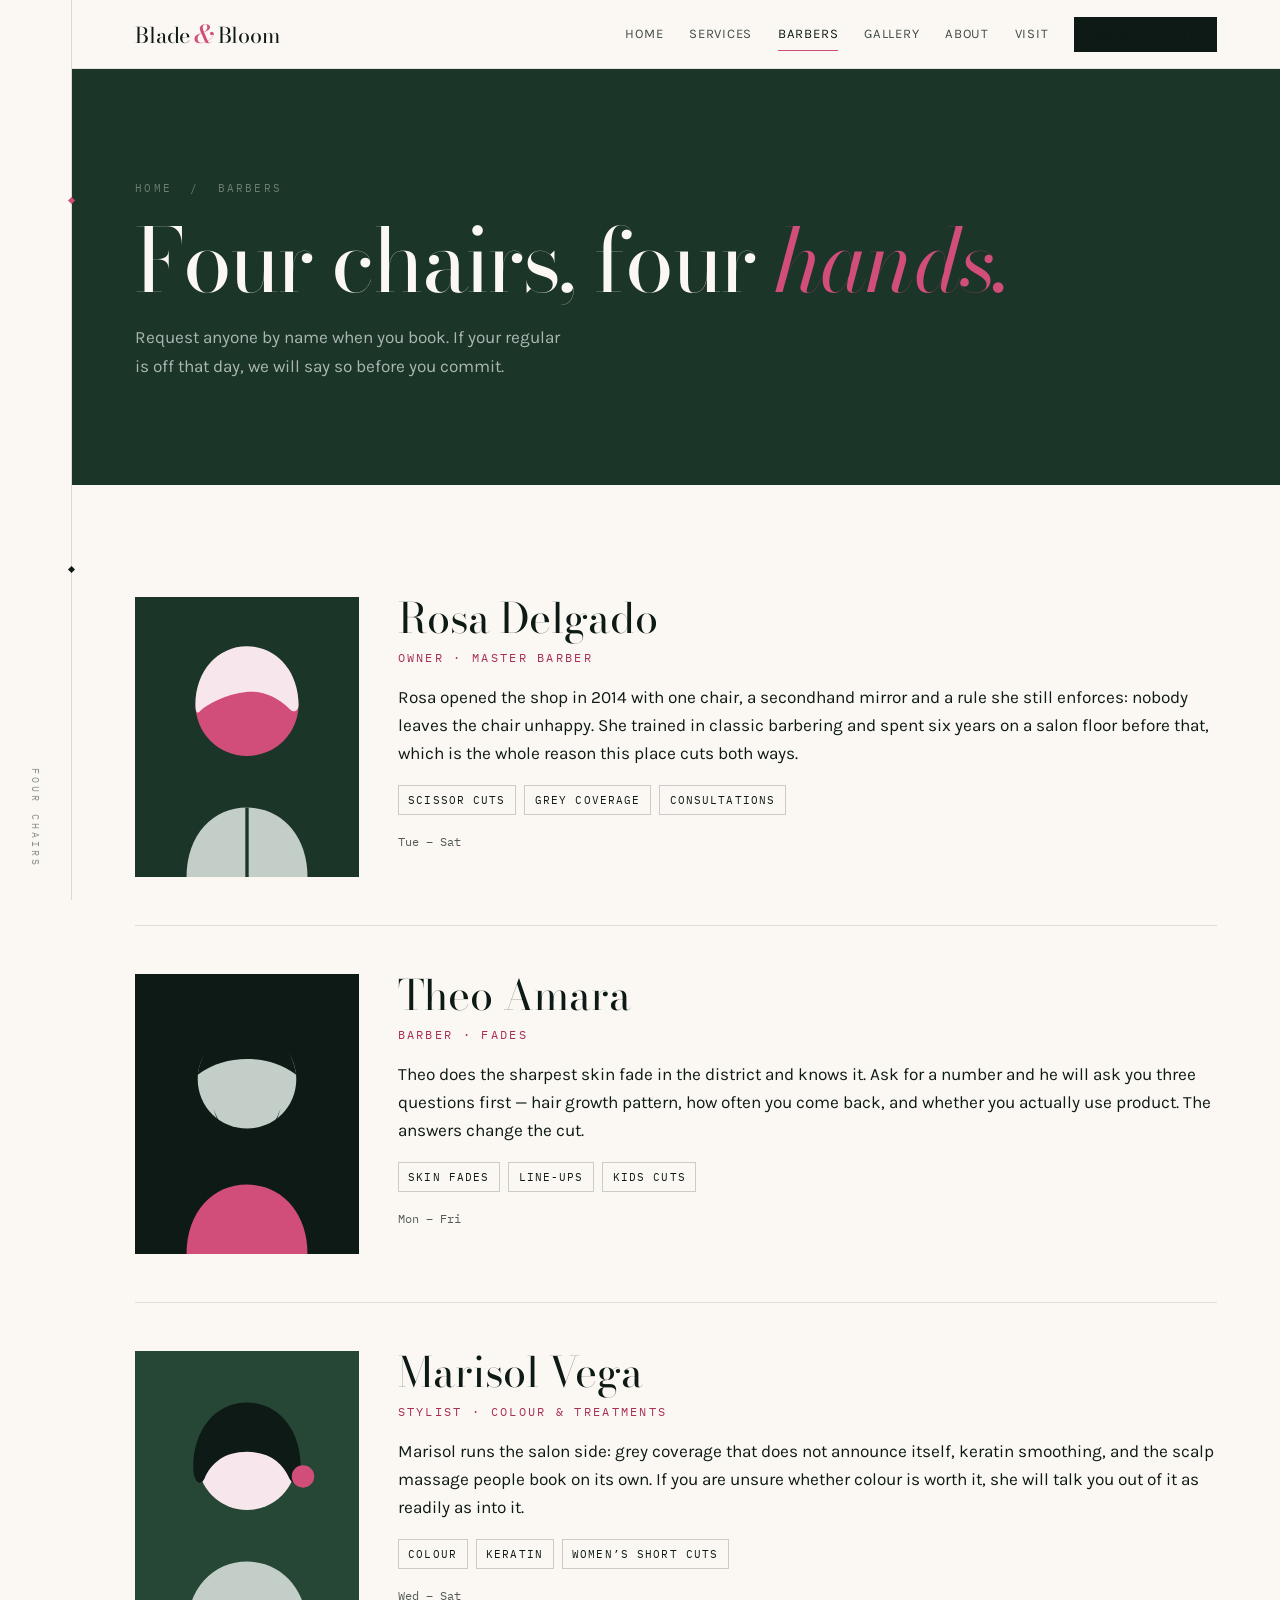
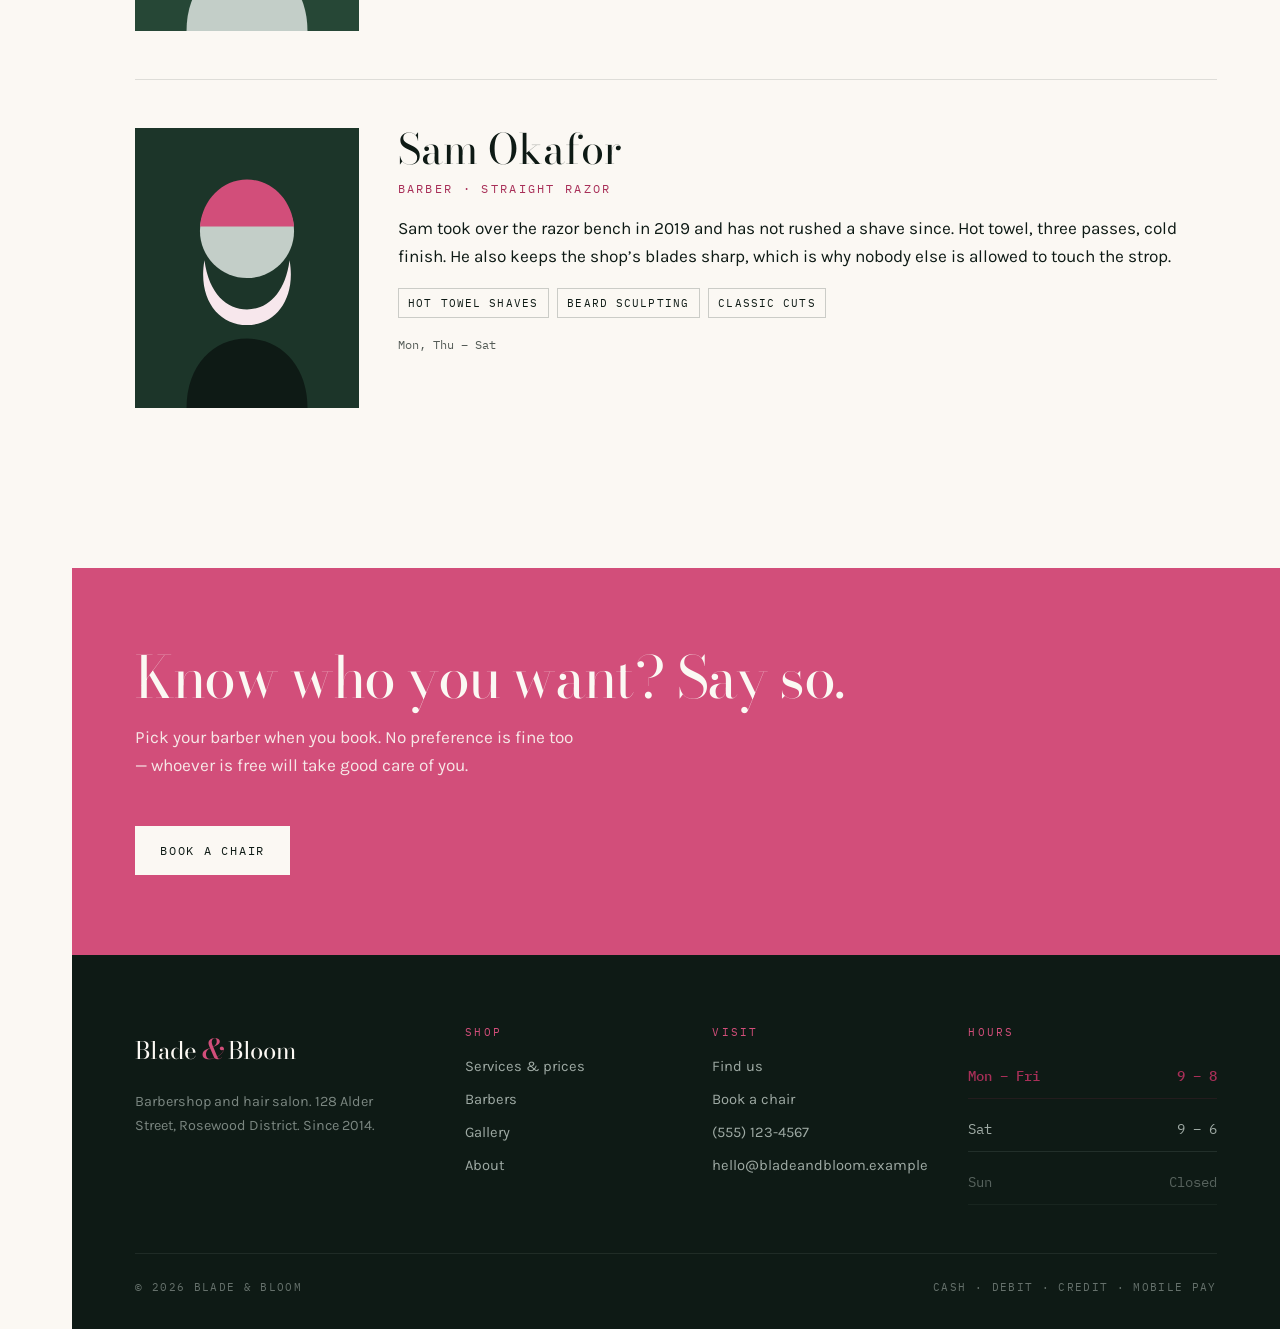
<file: team.html>
<!DOCTYPE html>
<html lang="en">
<head>
<meta charset="utf-8">
<meta name="viewport" content="width=device-width, initial-scale=1">
<title>The Barbers — Blade &amp; Bloom</title>
<meta name="description" content="Meet the four barbers and stylists behind the chairs at Blade &amp; Bloom, what each one specialises in, and when they work.">
<link rel="preconnect" href="https://fonts.googleapis.com">
<link rel="preconnect" href="https://fonts.gstatic.com" crossorigin>
<link rel="stylesheet" href="assets/css/style.css">
<link rel="icon" href="data:image/svg+xml,<svg xmlns='http://www.w3.org/2000/svg' viewBox='0 0 32 32'><text y='25' x='4' font-size='26' font-family='Georgia' font-style='italic' fill='%23D24E7A'>%26</text></svg>">
</head>
<body>
<a class="skip" href="#main">Skip to content</a>
<div class="rail" aria-hidden="true"><span class="rail__mark">Four chairs</span></div>

<header class="masthead">
  <div class="masthead__in">
    <a class="wordmark" href="index.html">Blade <span class="amp">&amp;</span> Bloom</a>
    <button class="nav__toggle" type="button" aria-expanded="false" aria-controls="site-nav">Menu</button>
    <nav class="nav" id="site-nav" aria-label="Main">
      <a href="index.html">Home</a>
      <a href="services.html">Services</a>
      <a href="team.html" aria-current="page">Barbers</a>
      <a href="gallery.html">Gallery</a>
      <a href="about.html">About</a>
      <a href="contact.html">Visit</a>
      <a class="btn btn--sm" href="book.html">Book a chair</a>
    </nav>
  </div>
</header>

<main id="main">

  <section class="pagehead">
    <div class="shell">
      <p class="crumb"><a href="index.html">Home</a> &nbsp;/&nbsp; Barbers</p>
      <h1>Four chairs, four <em>hands.</em></h1>
      <p>Request anyone by name when you book. If your regular is off that day, we will say so before you commit.</p>
    </div>
  </section>

  <section class="section">
    <div class="shell">

      <article class="chair" data-reveal>
        <div class="chair__portrait">
          <svg viewBox="0 0 200 250" role="img" aria-label="Illustrated portrait of Rosa Delgado">
            <rect width="200" height="250" fill="#1C3529"/>
            <circle cx="100" cy="96" r="46" fill="#D24E7A"/>
            <path d="M54 96c0-30 20-52 46-52s46 22 46 52c0 6-4 8-8 4-14-14-30-18-46-14-18 4-30 12-34 16-3 3-4 0-4-6z" fill="#F7E7EC"/>
            <path d="M46 250c0-38 24-62 54-62s54 24 54 62z" fill="#C3CEC8"/>
            <path d="M100 188v62" stroke="#1C3529" stroke-width="3"/>
          </svg>
        </div>
        <div>
          <h2 class="chair__name">Rosa Delgado</h2>
          <p class="chair__role">Owner · Master barber</p>
          <p>Rosa opened the shop in 2014 with one chair, a secondhand mirror and a rule she still enforces: nobody leaves the chair unhappy. She trained in classic barbering and spent six years on a salon floor before that, which is the whole reason this place cuts both ways.</p>
          <ul class="chair__specs">
            <li>Scissor cuts</li><li>Grey coverage</li><li>Consultations</li>
          </ul>
          <p style="margin-top:1rem;font-family:var(--mono);font-size:.78rem;opacity:.7">Tue &ndash; Sat</p>
        </div>
      </article>

      <article class="chair" data-reveal>
        <div class="chair__portrait">
          <svg viewBox="0 0 200 250" role="img" aria-label="Illustrated portrait of Theo Amara">
            <rect width="200" height="250" fill="#0E1A15"/>
            <circle cx="100" cy="94" r="44" fill="#C3CEC8"/>
            <path d="M56 90c4-26 22-44 44-44s40 18 44 44c-14-10-28-14-44-14s-30 4-44 14z" fill="#0E1A15"/>
            <path d="M70 120c8 22 20 32 30 32s22-10 30-32c-8 26-16 36-30 36s-22-10-30-36z" fill="#0E1A15"/>
            <path d="M46 250c0-38 24-62 54-62s54 24 54 62z" fill="#D24E7A"/>
          </svg>
        </div>
        <div>
          <h2 class="chair__name">Theo Amara</h2>
          <p class="chair__role">Barber · Fades</p>
          <p>Theo does the sharpest skin fade in the district and knows it. Ask for a number and he will ask you three questions first — hair growth pattern, how often you come back, and whether you actually use product. The answers change the cut.</p>
          <ul class="chair__specs">
            <li>Skin fades</li><li>Line-ups</li><li>Kids cuts</li>
          </ul>
          <p style="margin-top:1rem;font-family:var(--mono);font-size:.78rem;opacity:.7">Mon &ndash; Fri</p>
        </div>
      </article>

      <article class="chair" data-reveal>
        <div class="chair__portrait">
          <svg viewBox="0 0 200 250" role="img" aria-label="Illustrated portrait of Marisol Vega">
            <rect width="200" height="250" fill="#264736"/>
            <circle cx="100" cy="98" r="44" fill="#F7E7EC"/>
            <path d="M52 104c0-34 20-58 48-58s48 24 48 58c0 12-6 18-10 10-6-14-18-24-38-24s-32 10-38 24c-4 8-10 2-10-10z" fill="#0E1A15"/>
            <circle cx="150" cy="112" r="10" fill="#D24E7A"/>
            <path d="M46 250c0-38 24-62 54-62s54 24 54 62z" fill="#C3CEC8"/>
          </svg>
        </div>
        <div>
          <h2 class="chair__name">Marisol Vega</h2>
          <p class="chair__role">Stylist · Colour &amp; treatments</p>
          <p>Marisol runs the salon side: grey coverage that does not announce itself, keratin smoothing, and the scalp massage people book on its own. If you are unsure whether colour is worth it, she will talk you out of it as readily as into it.</p>
          <ul class="chair__specs">
            <li>Colour</li><li>Keratin</li><li>Women&rsquo;s short cuts</li>
          </ul>
          <p style="margin-top:1rem;font-family:var(--mono);font-size:.78rem;opacity:.7">Wed &ndash; Sat</p>
        </div>
      </article>

      <article class="chair" data-reveal>
        <div class="chair__portrait">
          <svg viewBox="0 0 200 250" role="img" aria-label="Illustrated portrait of Sam Okafor">
            <rect width="200" height="250" fill="#1C3529"/>
            <circle cx="100" cy="92" r="42" fill="#C3CEC8"/>
            <path d="M62 118c4 30 20 44 38 44s34-14 38-44c6 34-12 58-38 58s-44-24-38-58z" fill="#F7E7EC"/>
            <path d="M58 88c2-24 20-42 42-42s40 18 42 42z" fill="#D24E7A"/>
            <path d="M46 250c0-38 24-62 54-62s54 24 54 62z" fill="#0E1A15"/>
          </svg>
        </div>
        <div>
          <h2 class="chair__name">Sam Okafor</h2>
          <p class="chair__role">Barber · Straight razor</p>
          <p>Sam took over the razor bench in 2019 and has not rushed a shave since. Hot towel, three passes, cold finish. He also keeps the shop&rsquo;s blades sharp, which is why nobody else is allowed to touch the strop.</p>
          <ul class="chair__specs">
            <li>Hot towel shaves</li><li>Beard sculpting</li><li>Classic cuts</li>
          </ul>
          <p style="margin-top:1rem;font-family:var(--mono);font-size:.78rem;opacity:.7">Mon, Thu &ndash; Sat</p>
        </div>
      </article>

    </div>
  </section>

  <section class="band">
    <div class="shell">
      <h2 class="display">Know who you want? Say so.</h2>
      <p>Pick your barber when you book. No preference is fine too — whoever is free will take good care of you.</p>
      <a class="btn" href="book.html">Book a chair</a>
    </div>
  </section>

</main>

<footer class="foot">
  <div class="shell">
    <div class="foot__grid">
      <div>
        <a class="wordmark" href="index.html" style="text-decoration:none">Blade <span class="amp">&amp;</span> Bloom</a>
        <p class="foot__blurb">Barbershop and hair salon. 128 Alder Street, Rosewood District. Since 2014.</p>
      </div>
      <div>
        <h4>Shop</h4>
        <ul>
          <li><a href="services.html">Services &amp; prices</a></li>
          <li><a href="team.html">Barbers</a></li>
          <li><a href="gallery.html">Gallery</a></li>
          <li><a href="about.html">About</a></li>
        </ul>
      </div>
      <div>
        <h4>Visit</h4>
        <ul>
          <li><a href="contact.html">Find us</a></li>
          <li><a href="book.html">Book a chair</a></li>
          <li><a href="tel:+15551234567">(555) 123-4567</a></li>
          <li><a href="mailto:hello@bladeandbloom.example">hello@bladeandbloom.example</a></li>
        </ul>
      </div>
      <div>
        <h4>Hours</h4>
        <ul class="hours" style="font-size:.85rem">
          <li data-day="1,2,3,4,5"><span>Mon &ndash; Fri</span><span>9 &ndash; 8</span></li>
          <li data-day="6"><span>Sat</span><span>9 &ndash; 6</span></li>
          <li data-day="0" data-closed><span>Sun</span><span>Closed</span></li>
        </ul>
      </div>
    </div>
    <div class="foot__base">
      <span>&copy; <span data-year>2026</span> Blade &amp; Bloom</span>
      <span>Cash · Debit · Credit · Mobile pay</span>
    </div>
  </div>
</footer>

<!-- SalesCloser Widget - Floating Button -->
<script src="https://app.salescloser.ai/js/scwa-widget.js"
  data-agent-uuid="81db1045-b7ad-4e88-83da-7f33c9fa9edc"
  data-widget-position="bottom-right"
  async></script>

<script src="assets/js/main.js"></script>
</body>
</html>
</file>
<file: assets/css/style.css>
/* Blade & Bloom — Steel & Stem
   ------------------------------------------------------------------ */

@import url('https://fonts.googleapis.com/css2?family=Bodoni+Moda:ital,opsz,wght@0,6..96,400..900;1,6..96,400..900&family=IBM+Plex+Mono:wght@400;500&family=Karla:ital,wght@0,300..700;1,300..600&display=swap');

:root {
  --ink:      #0E1A15;
  --fern:     #1C3529;
  --fern-lit: #264736;
  --steel:    #C3CEC8;
  --bloom:    #D24E7A;
  --bloom-dk: #A82F58;
  --petal:    #F7E7EC;
  --ivory:    #FBF8F3;

  --display: "Bodoni Moda", Georgia, serif;
  --body:    "Karla", "Helvetica Neue", Arial, sans-serif;
  --mono:    "IBM Plex Mono", ui-monospace, monospace;

  --rail: 4.5rem;          /* width of the left shear rail */
  --gut:  clamp(1.25rem, 4vw, 4rem);
  --max:  74rem;

  --ease: cubic-bezier(.22, 1, .36, 1);
}

/* ---------- reset-ish ---------- */
*, *::before, *::after { box-sizing: border-box; }
html { -webkit-text-size-adjust: 100%; scroll-behavior: smooth; }
body {
  margin: 0;
  background: var(--ivory);
  color: var(--ink);
  font-family: var(--body);
  font-size: clamp(1rem, .95rem + .2vw, 1.075rem);
  line-height: 1.65;
  font-weight: 400;
  -webkit-font-smoothing: antialiased;
}
img { max-width: 100%; display: block; }
a { color: inherit; }
h1, h2, h3, h4 { margin: 0; font-weight: 400; line-height: 1.02; }
p { margin: 0 0 1em; }
ul { margin: 0; padding: 0; list-style: none; }

::selection { background: var(--bloom); color: var(--ivory); }

:focus-visible {
  outline: 2px solid var(--bloom);
  outline-offset: 3px;
  border-radius: 2px;
}

.skip {
  position: absolute; left: -999px; top: 0; z-index: 99;
  background: var(--ink); color: var(--ivory);
  padding: .7rem 1.1rem; font-family: var(--mono); font-size: .8rem;
}
.skip:focus { left: .5rem; top: .5rem; }

/* ---------- type scale ---------- */
.display {
  font-family: var(--display);
  font-optical-sizing: auto;
  letter-spacing: -.015em;
}
.eyebrow {
  font-family: var(--mono);
  font-size: .7rem;
  letter-spacing: .22em;
  text-transform: uppercase;
  color: var(--bloom-dk);
  margin: 0 0 1.1rem;
  display: flex; align-items: center; gap: .7rem;
}
.eyebrow::before {
  content: ""; width: 1.6rem; height: 1px;
  background: currentColor; flex: none;
}
.lede { font-size: 1.2em; line-height: 1.55; max-width: 34ch; }

/* ---------- layout shell ---------- */
.shell {
  max-width: var(--max);
  margin-inline: auto;
  padding-inline: var(--gut);
}

/* The shear line: hairline with blade notches, runs the page height. */
.rail {
  position: fixed;
  inset-block: 0;
  left: 0;
  width: var(--rail);
  border-right: 1px solid color-mix(in oklab, var(--ink) 14%, transparent);
  display: none;
  z-index: 20;
  pointer-events: none;
}
.rail::before {
  content: "";
  position: absolute; right: -3px; top: 22%;
  width: 5px; height: 5px;
  background: var(--bloom);
  transform: rotate(45deg);
}
.rail::after {
  content: "";
  position: absolute; right: -3px; top: 63%;
  width: 5px; height: 5px;
  background: var(--ink);
  transform: rotate(45deg);
}
.rail__mark {
  position: absolute;
  bottom: 2rem; left: 50%;
  transform: translateX(-50%);
  writing-mode: vertical-rl;
  font-family: var(--mono);
  font-size: .65rem;
  letter-spacing: .3em;
  text-transform: uppercase;
  color: color-mix(in oklab, var(--ink) 45%, transparent);
  pointer-events: auto;
}
@media (min-width: 62rem) {
  .rail { display: block; }
  body { padding-left: var(--rail); }
}

/* ---------- header ---------- */
.masthead {
  position: sticky; top: 0; z-index: 30;
  background: color-mix(in oklab, var(--ivory) 88%, transparent);
  backdrop-filter: blur(10px);
  border-bottom: 1px solid color-mix(in oklab, var(--ink) 10%, transparent);
}
.masthead__in {
  display: flex; align-items: center; justify-content: space-between;
  gap: 1rem;
  padding-block: .85rem;
  max-width: var(--max); margin-inline: auto;
  padding-inline: var(--gut);
}
.wordmark {
  font-family: var(--display);
  font-size: 1.35rem;
  letter-spacing: -.01em;
  text-decoration: none;
  display: inline-flex; align-items: baseline; gap: .3ch;
  white-space: nowrap;
}
.wordmark .amp {
  color: var(--bloom);
  font-style: italic;
  font-weight: 500;
  font-size: 1.15em;
}

.nav { display: flex; align-items: center; gap: clamp(.9rem, 2vw, 1.9rem); }
.nav a {
  font-size: .82rem;
  letter-spacing: .06em;
  text-transform: uppercase;
  text-decoration: none;
  padding-block: .35rem;
  position: relative;
  color: color-mix(in oklab, var(--ink) 78%, transparent);
  transition: color .2s var(--ease);
}
.nav a::after {
  content: ""; position: absolute; left: 0; right: 0; bottom: 0;
  height: 1px; background: var(--bloom);
  transform: scaleX(0); transform-origin: left;
  transition: transform .3s var(--ease);
}
.nav a:hover { color: var(--ink); }
.nav a:hover::after, .nav a[aria-current="page"]::after { transform: scaleX(1); }
.nav a[aria-current="page"] { color: var(--ink); }

.nav__toggle {
  display: none;
  background: none; border: 1px solid color-mix(in oklab, var(--ink) 25%, transparent);
  font-family: var(--mono); font-size: .72rem; letter-spacing: .18em;
  text-transform: uppercase; padding: .55rem .8rem; cursor: pointer;
  color: var(--ink);
}

@media (max-width: 52rem) {
  .nav__toggle { display: block; }
  .nav {
    position: absolute; inset: 100% 0 auto 0;
    flex-direction: column; align-items: stretch; gap: 0;
    background: var(--ivory);
    border-bottom: 1px solid color-mix(in oklab, var(--ink) 12%, transparent);
    padding: .5rem var(--gut) 1.25rem;
    display: none;
  }
  .nav[data-open="true"] { display: flex; }
  .nav a { padding-block: .8rem; border-top: 1px solid color-mix(in oklab, var(--ink) 8%, transparent); }
  .nav .btn { margin-top: .9rem; text-align: center; }
}

/* ---------- buttons ---------- */
.btn {
  display: inline-block;
  font-family: var(--mono);
  font-size: .78rem;
  letter-spacing: .14em;
  text-transform: uppercase;
  text-decoration: none;
  padding: .85rem 1.5rem;
  border: 1px solid var(--ink);
  background: var(--ink);
  color: var(--ivory);
  cursor: pointer;
  transition: background .25s var(--ease), color .25s var(--ease), border-color .25s var(--ease);
}
.btn:hover { background: var(--bloom); border-color: var(--bloom); color: var(--ivory); }
.btn--ghost { background: transparent; color: var(--ink); }
.btn--ghost:hover { background: var(--ink); border-color: var(--ink); color: var(--ivory); }
.btn--onDark { background: var(--petal); border-color: var(--petal); color: var(--ink); }
.btn--onDark:hover { background: var(--bloom); border-color: var(--bloom); color: var(--ivory); }
.btn--sm { padding: .6rem 1.1rem; font-size: .72rem; }

/* ---------- sections ---------- */
.section { padding-block: clamp(3.5rem, 9vw, 7rem); }
.section--dark { background: var(--fern); color: var(--steel); }
.section--dark .eyebrow { color: var(--bloom); }
.section--dark h2, .section--dark h3 { color: var(--ivory); }
.section--petal { background: var(--petal); }
.section + .section { border-top: 1px solid color-mix(in oklab, var(--ink) 8%, transparent); }
.section--dark + .section, .section--dark, .section--petal { border-top: 0; }

.section__head { max-width: 46rem; margin-bottom: clamp(2rem, 4vw, 3.25rem); }
.section__head h2 {
  font-family: var(--display);
  font-size: clamp(2rem, 1.3rem + 3vw, 3.5rem);
  letter-spacing: -.02em;
}
.section__head p { margin-top: 1.1rem; max-width: 46ch; opacity: .82; }

/* ---------- hero ---------- */
.hero {
  position: relative;
  background: var(--fern);
  color: var(--steel);
  overflow: hidden;
  padding-block: clamp(3.5rem, 8vw, 6rem) clamp(3rem, 7vw, 5.5rem);
}
.hero__grid {
  display: grid;
  grid-template-columns: 1fr;
  gap: clamp(2rem, 5vw, 3.5rem);
  align-items: center;
}
@media (min-width: 58rem) {
  .hero__grid { grid-template-columns: 1.05fr .95fr; }
}
.hero h1 {
  font-family: var(--display);
  color: var(--ivory);
  font-size: clamp(3.2rem, 1.6rem + 8vw, 7.5rem);
  line-height: .88;
  letter-spacing: -.035em;
}
.hero h1 em {
  font-style: italic;
  font-weight: 500;
  color: var(--bloom);
  display: block;
}
.hero__sub {
  margin-top: 1.6rem;
  max-width: 38ch;
  color: color-mix(in oklab, var(--steel) 88%, transparent);
  font-size: 1.1rem;
}
.hero__cta { display: flex; flex-wrap: wrap; gap: .8rem; margin-top: 2rem; }
.hero__meta {
  margin-top: 2.5rem;
  padding-top: 1.25rem;
  border-top: 1px solid color-mix(in oklab, var(--steel) 22%, transparent);
  display: flex; flex-wrap: wrap; gap: 1.5rem 2.5rem;
  font-family: var(--mono); font-size: .78rem; letter-spacing: .04em;
}
.hero__meta span { display: block; color: color-mix(in oklab, var(--steel) 60%, transparent); font-size: .68rem; letter-spacing: .18em; text-transform: uppercase; margin-bottom: .3rem; }

/* the signature: ampersand with a stem growing through it */
.emblem { width: 100%; height: auto; overflow: visible; }
.emblem .amp-glyph {
  font-family: var(--display);
  font-size: 300px;
  font-style: italic;
  font-weight: 500;
  fill: none;
  stroke: var(--steel);
  stroke-width: 1.1;
  opacity: .55;
}
.emblem .stem, .emblem .leaf-v { fill: none; stroke: var(--bloom); stroke-width: 2.4; stroke-linecap: round; }
.emblem .petal-shape { fill: var(--bloom); }
.emblem .petal-shape.pale { fill: var(--petal); }
.emblem .blade { fill: none; stroke: var(--petal); stroke-width: 1.6; }

@media (prefers-reduced-motion: no-preference) {
  .emblem .draw {
    stroke-dasharray: var(--len, 1200);
    stroke-dashoffset: var(--len, 1200);
    animation: draw 2.2s var(--ease) forwards;
  }
  .emblem .amp-glyph { animation-delay: .1s; }
  .emblem .stem { animation-delay: .55s; }
  .emblem .pop {
    opacity: 0;
    animation: pop .7s var(--ease) forwards;
  }
}
@keyframes draw { to { stroke-dashoffset: 0; } }
@keyframes pop { to { opacity: 1; } }

/* ---------- ticker ---------- */
.ticker {
  background: var(--ink);
  color: var(--steel);
  overflow: hidden;
  border-block: 1px solid color-mix(in oklab, var(--steel) 15%, transparent);
}
.ticker__track {
  display: flex; gap: 3rem;
  padding-block: .8rem;
  white-space: nowrap;
  font-family: var(--mono); font-size: .74rem;
  letter-spacing: .2em; text-transform: uppercase;
  width: max-content;
  animation: slide 38s linear infinite;
}
.ticker__track span::before { content: "◇"; color: var(--bloom); margin-right: 3rem; }
@keyframes slide { to { transform: translateX(-50%); } }
@media (prefers-reduced-motion: reduce) {
  .ticker__track { animation: none; }
}

/* ---------- price ledger ---------- */
.ledger { display: grid; gap: clamp(2.5rem, 5vw, 4rem); }
@media (min-width: 60rem) { .ledger--2 { grid-template-columns: 1fr 1fr; } }

.ledger__group h3 {
  font-family: var(--display);
  font-size: 1.6rem;
  padding-bottom: .7rem;
  border-bottom: 1px solid color-mix(in oklab, currentColor 22%, transparent);
  margin-bottom: .4rem;
}
.item {
  display: grid;
  grid-template-columns: 1fr auto;
  align-items: baseline;
  gap: .25rem .75rem;
  padding-block: 1rem;
  border-bottom: 1px solid color-mix(in oklab, currentColor 12%, transparent);
}
.item__name { font-weight: 600; font-size: 1.02rem; letter-spacing: .002em; }
.item__price {
  font-family: var(--mono); font-size: .95rem;
  color: var(--bloom-dk); white-space: nowrap;
}
.section--dark .item__price { color: var(--bloom); }
.item__desc {
  grid-column: 1 / -1;
  margin: .2rem 0 0;
  font-size: .92rem;
  opacity: .72;
  max-width: 52ch;
}
.item__time { font-family: var(--mono); font-size: .72rem; opacity: .6; letter-spacing: .08em; }

/* ---------- cards ---------- */
.grid { display: grid; gap: clamp(1.25rem, 2.5vw, 2rem); }
.grid--3 { grid-template-columns: repeat(auto-fit, minmax(15rem, 1fr)); }
.grid--2 { grid-template-columns: repeat(auto-fit, minmax(19rem, 1fr)); }

.card {
  border: 1px solid color-mix(in oklab, var(--ink) 14%, transparent);
  padding: clamp(1.4rem, 2.5vw, 2rem);
  background: var(--ivory);
  display: flex; flex-direction: column; gap: .55rem;
  transition: border-color .25s var(--ease), transform .25s var(--ease);
}
.card:hover { border-color: var(--bloom); transform: translateY(-2px); }
.card h3 { font-family: var(--display); font-size: 1.45rem; }
.card p { margin: 0; font-size: .95rem; opacity: .8; }
.card__num {
  font-family: var(--mono); font-size: .7rem; letter-spacing: .2em;
  color: var(--bloom-dk);
}

.card--package { border-color: color-mix(in oklab, var(--ink) 18%, transparent); }
.card--package .price {
  font-family: var(--display); font-size: 2.6rem; color: var(--bloom-dk);
  line-height: 1; margin-top: auto; padding-top: 1rem;
}
.card--package ul { display: grid; gap: .4rem; font-size: .93rem; }
.card--package li { padding-left: 1.1rem; position: relative; opacity: .82; }
.card--package li::before {
  content: ""; position: absolute; left: 0; top: .62em;
  width: 4px; height: 4px; background: var(--bloom); transform: rotate(45deg);
}
.card--feature { background: var(--fern); color: var(--steel); border-color: var(--fern); }
.card--feature h3 { color: var(--ivory); }
.card--feature .price { color: var(--bloom); }
.card--feature li::before { background: var(--bloom); }
.card--feature .tag { background: var(--bloom); color: var(--ivory); }

.tag {
  align-self: flex-start;
  font-family: var(--mono); font-size: .65rem; letter-spacing: .16em;
  text-transform: uppercase; padding: .25rem .55rem;
  background: var(--petal); color: var(--bloom-dk);
}

/* ---------- team ---------- */
.chair {
  display: grid;
  gap: clamp(1.25rem, 3vw, 2.5rem);
  align-items: start;
  padding-block: clamp(2rem, 4vw, 3rem);
  border-top: 1px solid color-mix(in oklab, var(--ink) 12%, transparent);
}
@media (min-width: 48rem) { .chair { grid-template-columns: 14rem 1fr; } }
.chair:first-of-type { border-top: 0; padding-top: 0; }
.chair__portrait {
  aspect-ratio: 4 / 5;
  position: relative;
  overflow: hidden;
  background: var(--fern);
}
.chair__portrait svg { width: 100%; height: 100%; display: block; }
.chair__name { font-family: var(--display); font-size: clamp(1.8rem, 1.2rem + 2vw, 2.6rem); }
.chair__role {
  font-family: var(--mono); font-size: .72rem; letter-spacing: .2em;
  text-transform: uppercase; color: var(--bloom-dk); margin: .5rem 0 1rem;
}
.chair__specs { display: flex; flex-wrap: wrap; gap: .5rem; margin-top: 1.1rem; }
.chair__specs li {
  font-family: var(--mono); font-size: .7rem; letter-spacing: .1em;
  border: 1px solid color-mix(in oklab, var(--ink) 20%, transparent);
  padding: .3rem .6rem; text-transform: uppercase;
}

/* ---------- gallery ---------- */
.plate {
  position: relative;
  aspect-ratio: 3 / 4;
  overflow: hidden;
  background: var(--fern);
  border: 1px solid color-mix(in oklab, var(--ink) 12%, transparent);
}
.plate svg { position: absolute; inset: 0; width: 100%; height: 100%; }
.plate figcaption {
  position: absolute; inset-inline: 0; bottom: 0;
  padding: 1.5rem 1rem .9rem;
  background: linear-gradient(to top, rgba(14,26,21,.92), rgba(14,26,21,0));
  color: var(--ivory);
  font-family: var(--mono); font-size: .72rem;
  letter-spacing: .12em; text-transform: uppercase;
  display: flex; justify-content: space-between; gap: .5rem;
}
.plate figcaption b { font-weight: 500; }
.plate figcaption span { color: var(--bloom); }
.plate--wide { grid-column: span 2; aspect-ratio: 16 / 11; }
@media (max-width: 40rem) { .plate--wide { grid-column: span 1; aspect-ratio: 3 / 4; } }

/* ---------- forms ---------- */
.form { display: grid; gap: 1.4rem; }
.field { display: grid; gap: .45rem; }
.field > label, .fieldset > legend {
  font-family: var(--mono); font-size: .7rem; letter-spacing: .16em;
  text-transform: uppercase; color: color-mix(in oklab, var(--ink) 65%, transparent);
}
.field input, .field select, .field textarea {
  font-family: var(--body); font-size: 1rem; color: var(--ink);
  background: transparent;
  border: 0; border-bottom: 1px solid color-mix(in oklab, var(--ink) 30%, transparent);
  padding: .6rem .1rem;
  border-radius: 0;
  transition: border-color .2s var(--ease);
  width: 100%;
}
.field select { appearance: none; background-image: linear-gradient(45deg, transparent 50%, var(--bloom) 50%), linear-gradient(135deg, var(--bloom) 50%, transparent 50%); background-position: right 8px center, right 3px center; background-size: 5px 5px, 5px 5px; background-repeat: no-repeat; padding-right: 1.5rem; }
.field textarea { resize: vertical; min-height: 6rem; }
.field input:focus, .field select:focus, .field textarea:focus {
  border-bottom-color: var(--bloom); outline: none;
}
.field input:focus-visible, .field select:focus-visible, .field textarea:focus-visible { outline: 2px solid var(--bloom); outline-offset: 4px; }
.field__hint { font-size: .8rem; opacity: .6; }
.form__row { display: grid; gap: 1.4rem; }
@media (min-width: 40rem) { .form__row--2 { grid-template-columns: 1fr 1fr; } }
.fieldset { border: 0; padding: 0; margin: 0; display: grid; gap: .7rem; }
.choices { display: flex; flex-wrap: wrap; gap: .5rem; }
.choice input { position: absolute; opacity: 0; width: 0; height: 0; }
.choice span {
  display: inline-block;
  font-family: var(--mono); font-size: .75rem; letter-spacing: .08em;
  border: 1px solid color-mix(in oklab, var(--ink) 22%, transparent);
  padding: .5rem .85rem; cursor: pointer;
  transition: all .2s var(--ease);
}
.choice input:checked + span { background: var(--ink); color: var(--ivory); border-color: var(--ink); }
.choice input:focus-visible + span { outline: 2px solid var(--bloom); outline-offset: 3px; }
.form__note { font-size: .85rem; opacity: .7; }
.form__status {
  font-family: var(--mono); font-size: .8rem;
  padding: 1rem 1.1rem;
  border-left: 3px solid var(--bloom);
  background: var(--petal);
  color: var(--ink);
}
.form__status[hidden] { display: none; }

/* ---------- info blocks ---------- */
.split { display: grid; gap: clamp(2rem, 5vw, 4rem); align-items: start; }
@media (min-width: 56rem) { .split { grid-template-columns: 1fr 1fr; } }
@media (min-width: 56rem) { .split--sidebar { grid-template-columns: 1.4fr .9fr; } }

.hours { font-family: var(--mono); font-size: .92rem; }
.hours li {
  display: flex; justify-content: space-between; gap: 1rem;
  padding-block: .65rem;
  border-bottom: 1px solid color-mix(in oklab, currentColor 14%, transparent);
}
.hours li[data-closed] { opacity: .5; }
.hours li[data-today] { color: var(--bloom-dk); font-weight: 500; }
.section--dark .hours li[data-today] { color: var(--bloom); }

.stack { display: grid; gap: 1.5rem; }
.factlist dt {
  font-family: var(--mono); font-size: .7rem; letter-spacing: .18em;
  text-transform: uppercase; color: var(--bloom-dk); margin-bottom: .3rem;
}
.factlist dd { margin: 0 0 1.4rem; }
.factlist dd:last-child { margin-bottom: 0; }
.section--dark .factlist dt { color: var(--bloom); }

.quote {
  font-family: var(--display);
  font-size: clamp(1.5rem, 1rem + 2.4vw, 2.6rem);
  line-height: 1.18; letter-spacing: -.02em;
  margin: 0;
}
.quote footer {
  font-family: var(--mono); font-size: .72rem; letter-spacing: .18em;
  text-transform: uppercase; margin-top: 1.5rem; opacity: .65;
}

.stamps { display: flex; flex-wrap: wrap; gap: .55rem; margin-top: 1.5rem; }
.stamp {
  width: 2.6rem; height: 2.6rem;
  border: 1px solid color-mix(in oklab, currentColor 30%, transparent);
  border-radius: 50%;
  display: grid; place-items: center;
  font-family: var(--mono); font-size: .7rem;
}
.stamp[data-filled] { background: var(--bloom); border-color: var(--bloom); color: var(--ivory); }
.stamp[data-free] { border-style: dashed; border-color: var(--bloom); color: var(--bloom); }
.section--dark .stamp[data-free] { color: var(--bloom); }

/* ---------- CTA band ---------- */
.band {
  background: var(--bloom);
  color: var(--ivory);
  padding-block: clamp(3rem, 7vw, 5rem);
}
.band h2 {
  font-family: var(--display);
  font-size: clamp(2rem, 1.2rem + 3.6vw, 3.6rem);
  letter-spacing: -.025em;
  max-width: 20ch;
}
.band p { margin-top: 1rem; max-width: 44ch; opacity: .9; }
.band .btn { background: var(--ivory); border-color: var(--ivory); color: var(--ink); margin-top: 1.8rem; }
.band .btn:hover { background: var(--ink); border-color: var(--ink); color: var(--ivory); }

/* ---------- footer ---------- */
.foot {
  background: var(--ink);
  color: color-mix(in oklab, var(--steel) 80%, transparent);
  padding-block: clamp(3rem, 6vw, 4.5rem) 2rem;
  font-size: .92rem;
}
.foot a { color: inherit; text-decoration: none; border-bottom: 1px solid transparent; transition: border-color .2s var(--ease), color .2s; }
.foot a:hover { color: var(--ivory); border-bottom-color: var(--bloom); }
.foot__grid { display: grid; gap: 2.5rem; }
@media (min-width: 48rem) { .foot__grid { grid-template-columns: 1.4fr 1fr 1fr 1.2fr; } }
.foot h4 {
  font-family: var(--mono); font-size: .7rem; letter-spacing: .2em;
  text-transform: uppercase; color: var(--bloom); margin-bottom: 1rem;
}
.foot ul { display: grid; gap: .55rem; }
.foot .wordmark { color: var(--ivory); font-size: 1.5rem; }
.foot__blurb { margin-top: 1rem; max-width: 30ch; opacity: .75; font-size: .9rem; }
.foot__base {
  margin-top: 3rem; padding-top: 1.5rem;
  border-top: 1px solid color-mix(in oklab, var(--steel) 16%, transparent);
  display: flex; flex-wrap: wrap; justify-content: space-between; gap: .75rem;
  font-family: var(--mono); font-size: .7rem; letter-spacing: .12em;
  text-transform: uppercase; opacity: .6;
}

/* ---------- page header (interior pages) ---------- */
.pagehead {
  background: var(--fern);
  color: var(--steel);
  padding-block: clamp(3rem, 7vw, 5.5rem);
}
.pagehead h1 {
  font-family: var(--display);
  color: var(--ivory);
  font-size: clamp(2.6rem, 1.5rem + 5vw, 5.5rem);
  line-height: .92; letter-spacing: -.03em;
}
.pagehead h1 em { font-style: italic; color: var(--bloom); }
.pagehead p { margin-top: 1.4rem; max-width: 44ch; opacity: .85; }
.crumb {
  font-family: var(--mono); font-size: .68rem; letter-spacing: .2em;
  text-transform: uppercase; margin-bottom: 1.4rem;
  color: color-mix(in oklab, var(--steel) 55%, transparent);
}
.crumb a { text-decoration: none; }
.crumb a:hover { color: var(--bloom); }

/* ---------- reveal on scroll ---------- */
@media (prefers-reduced-motion: no-preference) {
  [data-reveal] {
    opacity: 0;
    transform: translateY(14px);
    transition: opacity .7s var(--ease), transform .7s var(--ease);
  }
  [data-reveal].is-in { opacity: 1; transform: none; }
}

/* ---------- misc ---------- */
.map {
  aspect-ratio: 4 / 3;
  background: var(--fern);
  position: relative;
  overflow: hidden;
}
.map svg { position: absolute; inset: 0; width: 100%; height: 100%; }

.faq { display: grid; }
.faq details {
  border-bottom: 1px solid color-mix(in oklab, var(--ink) 14%, transparent);
  padding-block: 1.15rem;
}
.faq summary {
  cursor: pointer; list-style: none;
  font-size: 1.05rem; font-weight: 600;
  display: flex; justify-content: space-between; align-items: center; gap: 1rem;
}
.faq summary::-webkit-details-marker { display: none; }
.faq summary::after {
  content: "+"; font-family: var(--mono); color: var(--bloom); font-size: 1.2rem; flex: none;
}
.faq details[open] summary::after { content: "–"; }
.faq p { margin: .8rem 0 0; opacity: .8; max-width: 62ch; font-size: .95rem; }

.center { text-align: center; }
.mt-l { margin-top: clamp(2rem, 4vw, 3rem); }
</file>
